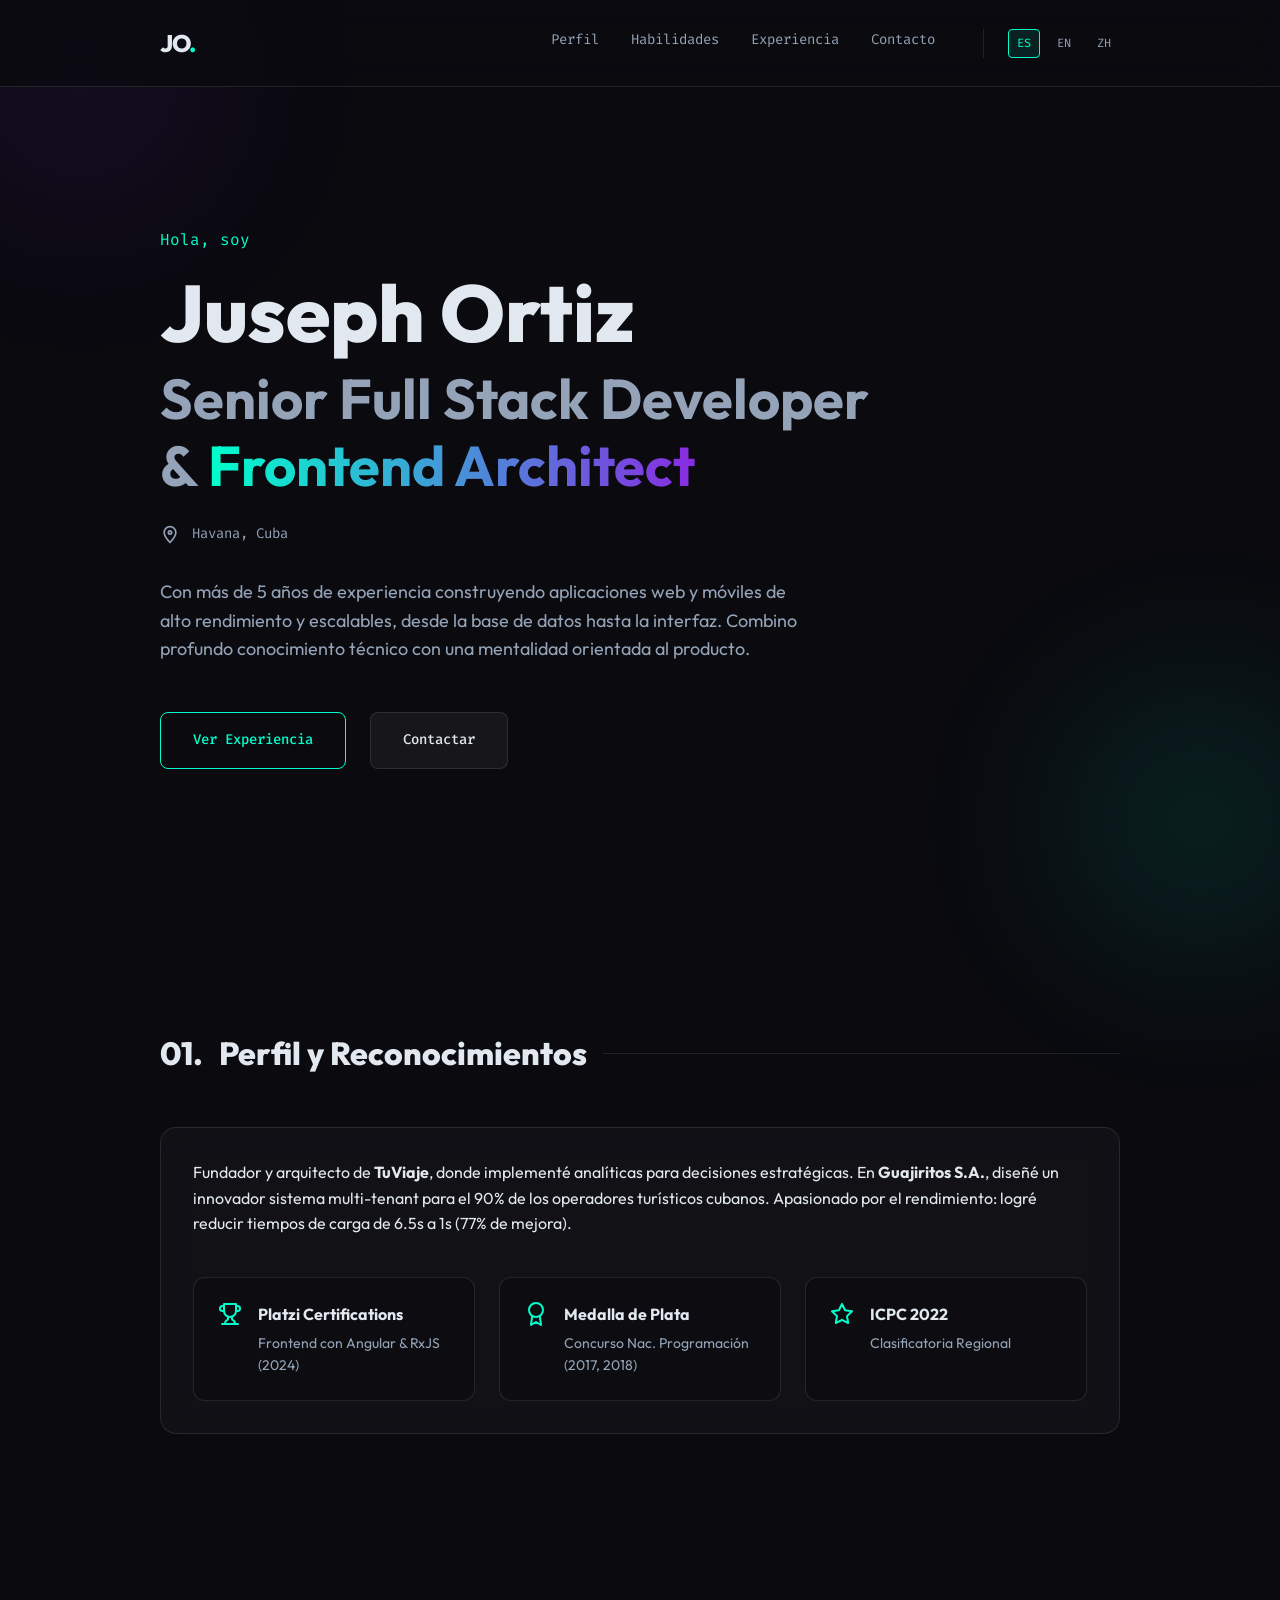
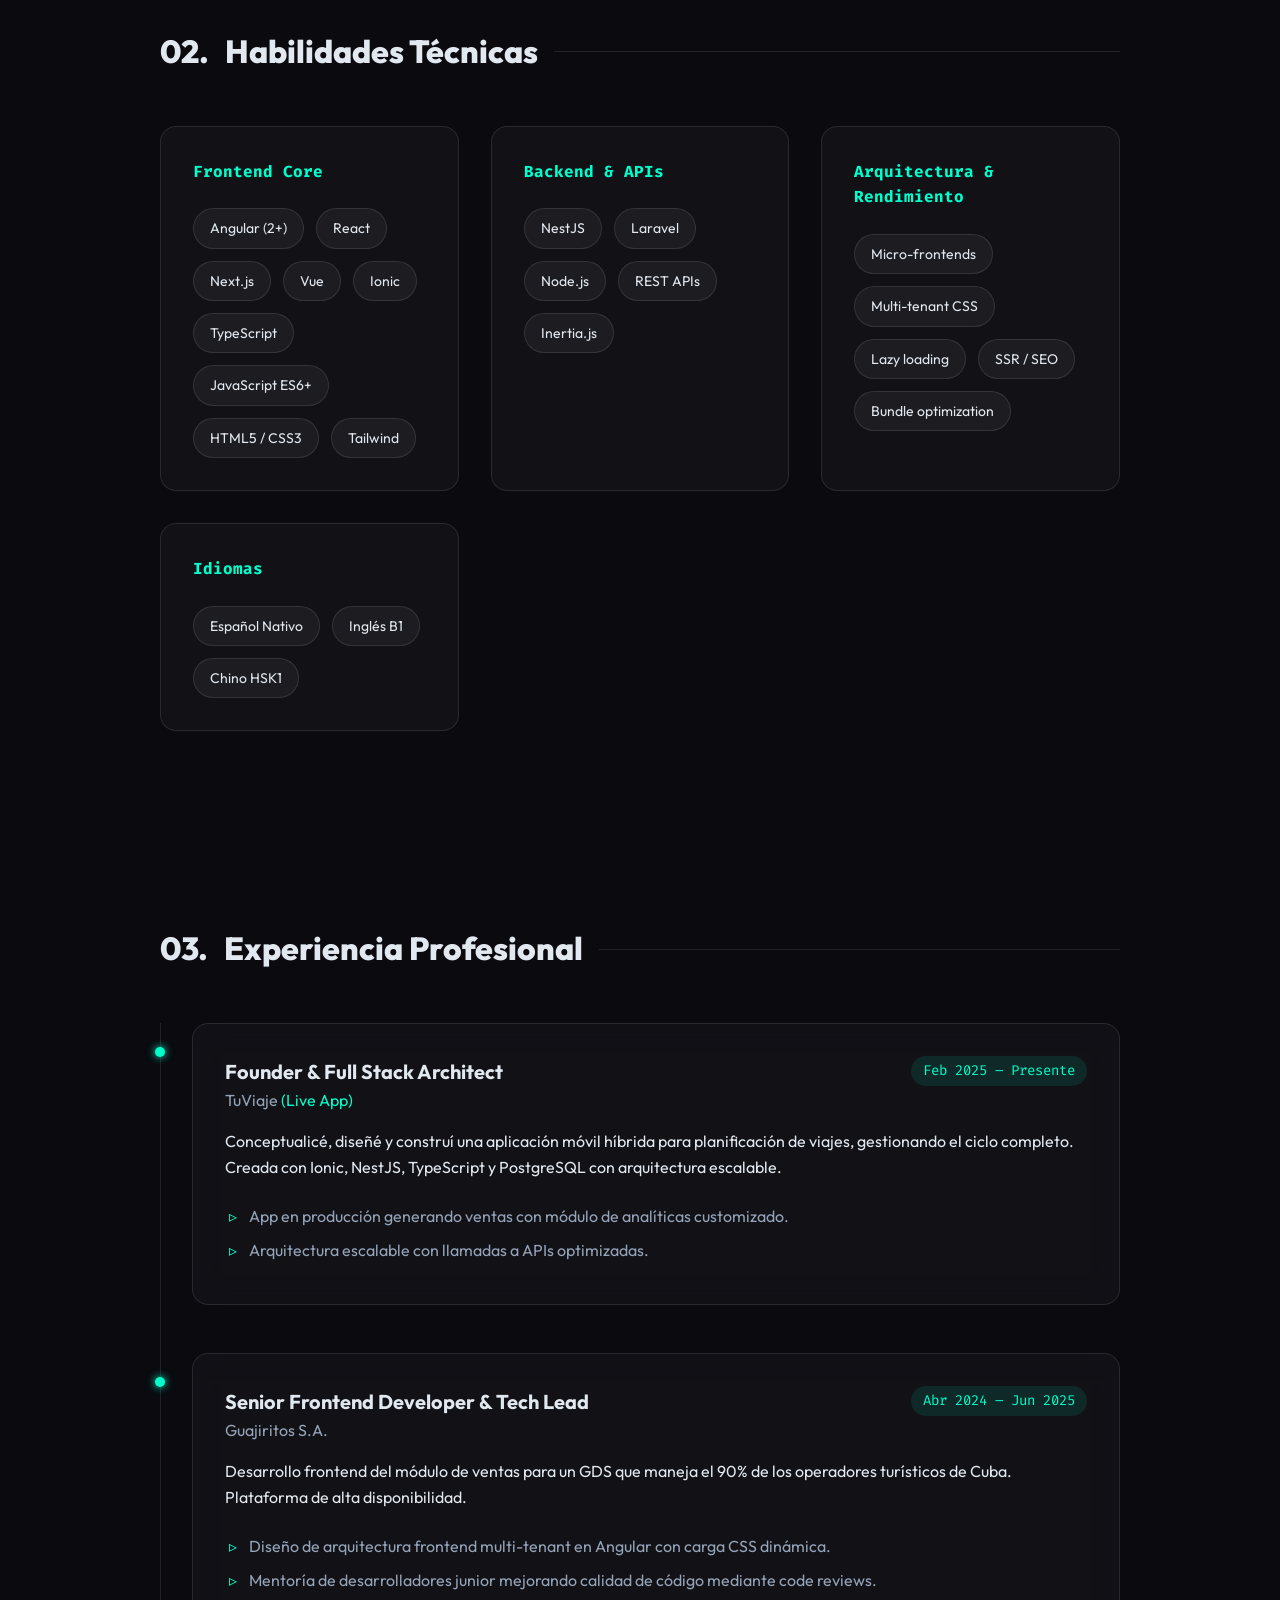
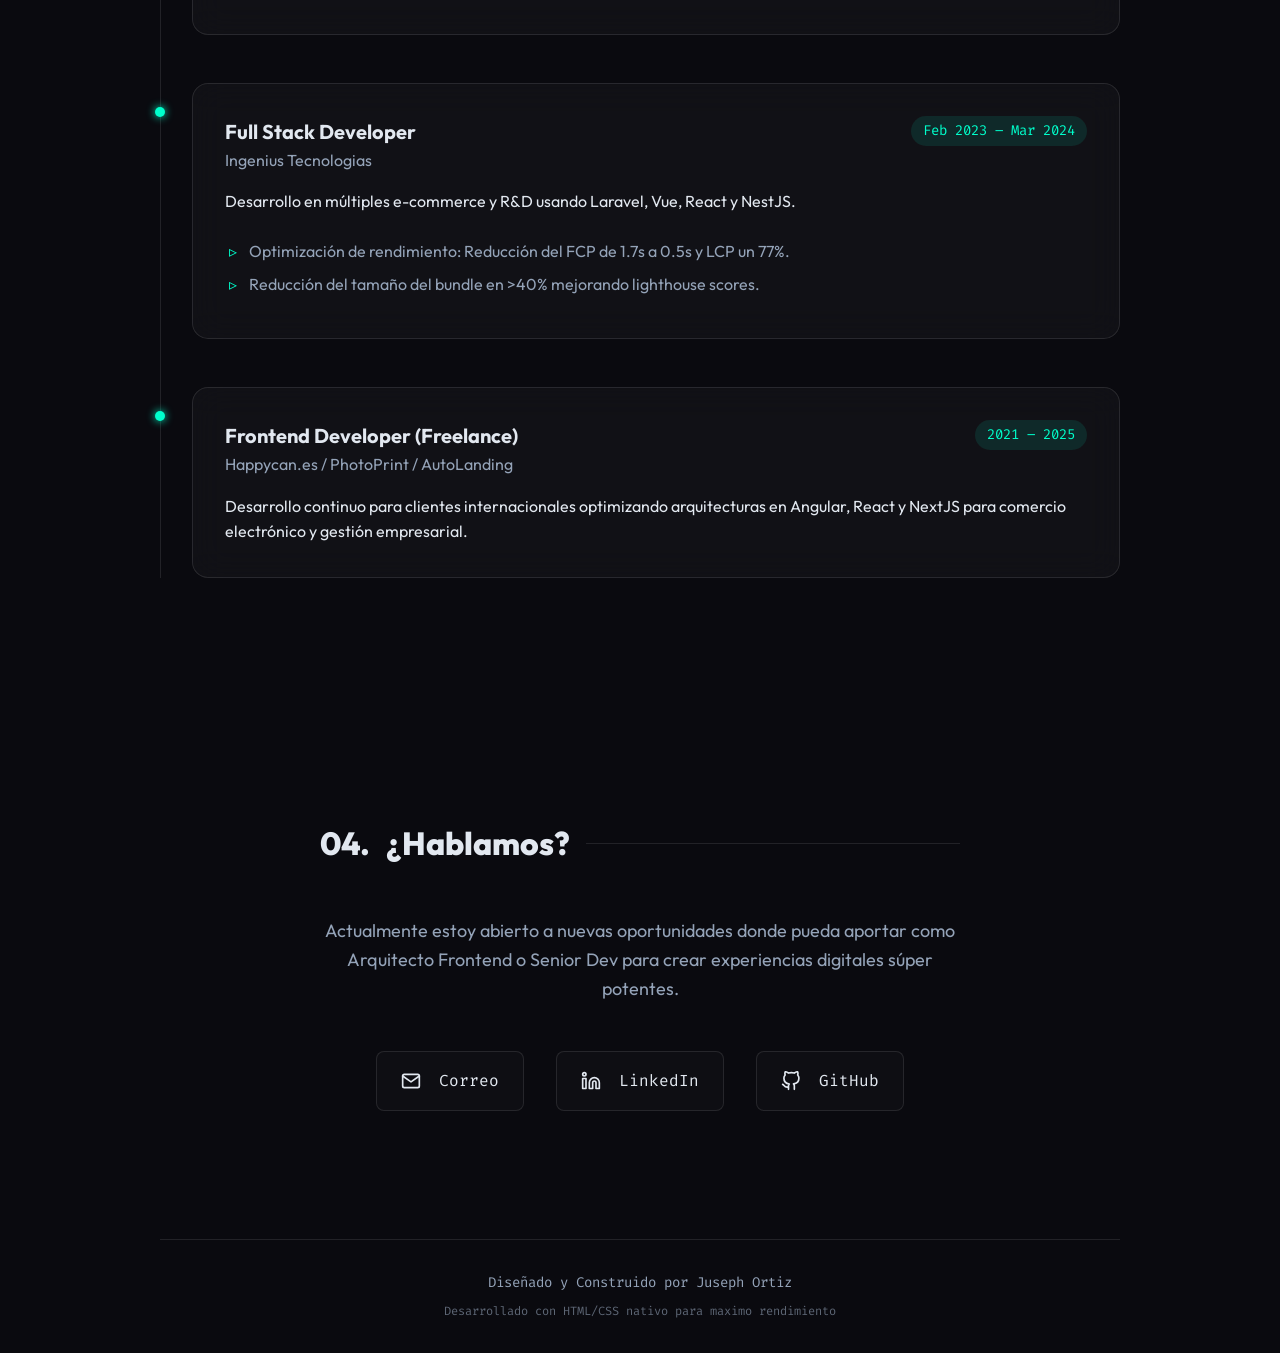
<file: index.html>
<!DOCTYPE html>
<html lang="es">
<head>
    <meta charset="UTF-8">
    <meta name="viewport" content="width=device-width, initial-scale=1.0, maximum-scale=5.0">
    <title>Juseph Ortiz | Senior Full Stack Developer & Frontend Architect</title>
    
    <!-- Meta Tags Básicas -->
    <meta name="description" content="Portfolio de Juseph Ortiz, Senior Full Stack Developer y Arquitecto Frontend con +5 años de experiencia. Especialista en Angular, Next.js, Ionic, y optimización web.">
    <meta name="keywords" content="Juseph Ortiz, Frontend Developer, Frontend Architect, Angular, React, Vue, Next.js, Ionic, Full Stack Developer, Cuba, Desarrollo Web, Rendimiento Web">
    <meta name="author" content="Juseph Ortiz">
    <meta name="robots" content="index, follow">
    <meta name="theme-color" content="#0a0a0f">
    <meta name="google-site-verification" content="JBWD1dOjs6TT34ddvC2dpeir8OZ2BnKeu9l2ejVBxiw" />

    <!-- Canonical URL & hreflang -->
    <link rel="canonical" href="https://yusei-0.github.io/">
    <link rel="alternate" hreflang="es" href="https://yusei-0.github.io/" />
    <link rel="alternate" hreflang="en" href="https://yusei-0.github.io/en.html" />
    <link rel="alternate" hreflang="zh" href="https://yusei-0.github.io/zh.html" />
    <link rel="alternate" hreflang="x-default" href="https://yusei-0.github.io/" />

    <!-- Open Graph / Meta de Redes Sociales -->
    <meta property="og:type" content="profile">
    <meta property="og:title" content="Juseph Ortiz - Senior Frontend Developer & Architect">
    <meta property="og:description" content="Especialista en desarrollo web de alto rendimiento. Conoce mis proyectos, habilidades de arquitectura multi-tenant y optimización SEO.">
    <meta property="og:url" content="https://yusei-0.github.io/">
    <!-- Nota: Puedes cambiar este 'og:image' por una imagen real tuya en el futuro para mayor impacto visual en links -->
    <meta property="og:image" content="https://yusei-0.github.io/meta-image.jpg">
    <meta property="og:site_name" content="Portfolio de Juseph Ortiz">
    
    <!-- Twitter Cards -->
    <meta name="twitter:card" content="summary_large_image">
    <meta name="twitter:title" content="Juseph Ortiz - Frontend Architect">
    <meta name="twitter:description" content="Portfolio de Juseph Ortiz: Angular, Ionic, Next.js, rendimiento web extremo.">
    <meta name="twitter:image" content="https://yusei-0.github.io/meta-image.jpg">

    <!-- Structured Data (JSON-LD) para Google -->
    <script type="application/ld+json">
    {
      "@context": "https://schema.org",
      "@type": "Person",
      "name": "Juseph Ortiz",
      "url": "https://yusei-0.github.io/",
      "jobTitle": "Senior Full Stack Developer & Frontend Architect",
      "address": {
        "@type": "PostalAddress",
        "addressLocality": "Havana",
        "addressCountry": "Cuba"
      },
      "alumniOf": "Universidad de La Habana",
      "sameAs": [
        "https://linkedin.com/in/jusephortiz",
        "https://github.com/jusephortiz"
      ]
    }
    </script>
    <script type="application/ld+json">
    {
      "@context": "https://schema.org",
      "@type": "WebSite",
      "name": "Juseph Ortiz Portfolio",
      "url": "https://yusei-0.github.io/"
    }
    </script>

    <!-- Recursos de Estilos -->
    <link rel="stylesheet" href="styles.css">
    <link rel="preconnect" href="https://fonts.googleapis.com">
    <link rel="preconnect" href="https://fonts.gstatic.com" crossorigin>
    <link href="https://fonts.googleapis.com/css2?family=Outfit:wght@300;400;600;800&family=Fira+Code:wght@400;500&display=swap" rel="stylesheet" media="print" onload="this.media='all'">
    <noscript><link rel="stylesheet" href="https://fonts.googleapis.com/css2?family=Outfit:wght@300;400;600;800&family=Fira+Code:wght@400;500&display=swap"></noscript>
</head>
<body>
    <div class="blob-bg"></div>
    <div class="blob-bg blob-2"></div>

    <nav class="navbar">
        <div class="nav-content">
            <a href="#" class="logo" aria-label="Juseph Ortiz Logo">JO<span>.</span></a>
            
            <input type="checkbox" id="nav-toggle" class="nav-toggle" aria-label="Abrir menú">
            <label for="nav-toggle" class="nav-toggle-label">
                <span></span>
                <span></span>
                <span></span>
            </label>

            <div class="nav-links">
                <a href="#about">Perfil</a>
                <a href="#skills">Habilidades</a>
                <a href="#experience">Experiencia</a>
                <a href="#contact">Contacto</a>
                <div class="lang-switcher">
                    <a href="index.html" class="active">ES</a>
                    <a href="en.html">EN</a>
                    <a href="zh.html">ZH</a>
                </div>
            </div>
        </div>
    </nav>

    <main class="container">
        <!-- Hero Section -->
        <section class="hero">
            <div class="hero-content">
                <p class="greeting">Hola, soy</p>
                <h1 class="name">Juseph Ortiz</h1>
                <h2 class="title">Senior Full Stack Developer <br>& <span class="gradient-text">Frontend Architect</span></h2>
                <div class="hero-details">
                    <span class="location">
                        <svg viewBox="0 0 24 24" fill="none" class="icon" aria-hidden="true" role="img"><path d="M12 21C16 16.8 19 12.8 19 9C19 5.13401 15.866 2 12 2C8.13401 2 5 5.13401 5 9C5 12.8 8 16.8 12 21Z" stroke="currentColor" stroke-width="2" stroke-linecap="round" stroke-linejoin="round"/><path d="M12 11C13.1046 11 14 10.1046 14 9C14 7.89543 13.1046 7 12 7C10.8954 7 10 7.89543 10 9C10 10.1046 10.8954 11 12 11Z" stroke="currentColor" stroke-width="2" stroke-linecap="round" stroke-linejoin="round"/></svg>
                        Havana, Cuba
                    </span>
                </div>
                <p class="summary">
                    Con más de 5 años de experiencia construyendo aplicaciones web y móviles de alto rendimiento y escalables, desde la base de datos hasta la interfaz. Combino profundo conocimiento técnico con una mentalidad orientada al producto.
                </p>
                <div class="cta-group">
                    <a href="#experience" class="btn btn-primary">Ver Experiencia</a>
                    <a href="mailto:jusephortiz@gmail.com" class="btn btn-secondary">Contactar</a>
                </div>
            </div>
        </section>

        <!-- About/Awards Section -->
        <section id="about" class="section">
            <h3 class="section-title">01. <span>Perfil y Reconocimientos</span></h3>
            <div class="card glass-card">
                <p>
                    Fundador y arquitecto de <strong>TuViaje</strong>, donde implementé analíticas para decisiones estratégicas. En <strong>Guajiritos S.A.</strong>, diseñé un innovador sistema multi-tenant para el 90% de los operadores turísticos cubanos. Apasionado por el rendimiento: logré reducir tiempos de carga de 6.5s a 1s (77% de mejora).
                </p>
                <div class="awards-grid">
                    <div class="award">
                        <svg viewBox="0 0 24 24" width="24" height="24" stroke="currentColor" stroke-width="2" fill="none" stroke-linecap="round" stroke-linejoin="round" class="award-icon"><path d="M6 9H4.5a2.5 2.5 0 0 1 0-5H6"></path><path d="M18 9h1.5a2.5 2.5 0 0 0 0-5H18"></path><path d="M4 22h16"></path><path d="M10 14.66V17c0 .55-.47.98-.97 1.21C7.85 18.75 7 20.24 7 22"></path><path d="M14 14.66V17c0 .55.47.98.97 1.21C16.15 18.75 17 20.24 17 22"></path><path d="M18 2H6v7a6 6 0 0 0 12 0V2z"></path></svg>
                        <div>
                            <h4>Platzi Certifications</h4>
                            <p>Frontend con Angular & RxJS (2024)</p>
                        </div>
                    </div>
                    <div class="award">
                        <svg viewBox="0 0 24 24" width="24" height="24" stroke="currentColor" stroke-width="2" fill="none" stroke-linecap="round" stroke-linejoin="round" class="award-icon"><circle cx="12" cy="8" r="7"></circle><polyline points="8.21 13.89 7 23 12 20 17 23 15.79 13.88"></polyline></svg>
                        <div>
                            <h4>Medalla de Plata</h4>
                            <p>Concurso Nac. Programación (2017, 2018)</p>
                        </div>
                    </div>
                    <div class="award">
                        <svg viewBox="0 0 24 24" width="24" height="24" stroke="currentColor" stroke-width="2" fill="none" stroke-linecap="round" stroke-linejoin="round" class="award-icon"><polygon points="12 2 15.09 8.26 22 9.27 17 14.14 18.18 21.02 12 17.77 5.82 21.02 7 14.14 2 9.27 8.91 8.26 12 2"></polygon></svg>
                        <div>
                            <h4>ICPC 2022</h4>
                            <p>Clasificatoria Regional</p>
                        </div>
                    </div>
                </div>
            </div>
        </section>

        <!-- Skills Section -->
        <section id="skills" class="section">
            <h3 class="section-title">02. <span>Habilidades Técnicas</span></h3>
            
            <div class="skills-container">
                <div class="skill-category">
                    <h4 class="category-title">Frontend Core</h4>
                    <div class="tags">
                        <span class="tag">Angular (2+)</span>
                        <span class="tag">React</span>
                        <span class="tag">Next.js</span>
                        <span class="tag">Vue</span>
                        <span class="tag">Ionic</span>
                        <span class="tag">TypeScript</span>
                        <span class="tag">JavaScript ES6+</span>
                        <span class="tag">HTML5 / CSS3</span>
                        <span class="tag">Tailwind</span>
                    </div>
                </div>

                <div class="skill-category">
                    <h4 class="category-title">Backend & APIs</h4>
                    <div class="tags">
                        <span class="tag">NestJS</span>
                        <span class="tag">Laravel</span>
                        <span class="tag">Node.js</span>
                        <span class="tag">REST APIs</span>
                        <span class="tag">Inertia.js</span>
                    </div>
                </div>

                <div class="skill-category">
                    <h4 class="category-title">Arquitectura & Rendimiento</h4>
                    <div class="tags">
                        <span class="tag">Micro-frontends</span>
                        <span class="tag">Multi-tenant CSS</span>
                        <span class="tag">Lazy loading</span>
                        <span class="tag">SSR / SEO</span>
                        <span class="tag">Bundle optimization</span>
                    </div>
                </div>

                <div class="skill-category">
                    <h4 class="category-title">Idiomas</h4>
                    <div class="tags">
                        <span class="tag">Español Nativo</span>
                        <span class="tag">Inglés B1</span>
                        <span class="tag">Chino HSK1</span>
                    </div>
                </div>
            </div>
        </section>

        <!-- Experience Section -->
        <section id="experience" class="section">
            <h3 class="section-title">03. <span>Experiencia Profesional</span></h3>
            <div class="timeline">
                
                <div class="timeline-item">
                    <div class="timeline-dot"></div>
                    <div class="timeline-content glass-card hover-glow">
                        <div class="timeline-header">
                            <div>
                                <h4>Founder & Full Stack Architect</h4>
                                <h5>TuViaje <span class="highlight">(Live App)</span></h5>
                            </div>
                            <span class="date">Feb 2025 – Presente</span>
                        </div>
                        <p>Conceptualicé, diseñé y construí una aplicación móvil híbrida para planificación de viajes, gestionando el ciclo completo. Creada con Ionic, NestJS, TypeScript y PostgreSQL con arquitectura escalable.</p>
                        <ul class="features-list">
                            <li>App en producción generando ventas con módulo de analíticas customizado.</li>
                            <li>Arquitectura escalable con llamadas a APIs optimizadas.</li>
                        </ul>
                    </div>
                </div>

                <div class="timeline-item">
                    <div class="timeline-dot"></div>
                    <div class="timeline-content glass-card hover-glow">
                        <div class="timeline-header">
                            <div>
                                <h4>Senior Frontend Developer & Tech Lead</h4>
                                <h5>Guajiritos S.A.</h5>
                            </div>
                            <span class="date">Abr 2024 – Jun 2025</span>
                        </div>
                        <p>Desarrollo frontend del módulo de ventas para un GDS que maneja el 90% de los operadores turísticos de Cuba. Plataforma de alta disponibilidad.</p>
                        <ul class="features-list">
                            <li>Diseño de arquitectura frontend multi-tenant en Angular con carga CSS dinámica.</li>
                            <li>Mentoría de desarrolladores junior mejorando calidad de código mediante code reviews.</li>
                        </ul>
                    </div>
                </div>

                <div class="timeline-item">
                    <div class="timeline-dot"></div>
                    <div class="timeline-content glass-card hover-glow">
                        <div class="timeline-header">
                            <div>
                                <h4>Full Stack Developer</h4>
                                <h5>Ingenius Tecnologias</h5>
                            </div>
                            <span class="date">Feb 2023 – Mar 2024</span>
                        </div>
                        <p>Desarrollo en múltiples e-commerce y R&D usando Laravel, Vue, React y NestJS.</p>
                        <ul class="features-list">
                            <li>Optimización de rendimiento: Reducción del FCP de 1.7s a 0.5s y LCP un 77%.</li>
                            <li>Reducción del tamaño del bundle en >40% mejorando lighthouse scores.</li>
                        </ul>
                    </div>
                </div>

                <div class="timeline-item">
                    <div class="timeline-dot"></div>
                    <div class="timeline-content glass-card hover-glow">
                        <div class="timeline-header">
                            <div>
                                <h4>Frontend Developer (Freelance)</h4>
                                <h5>Happycan.es / PhotoPrint / AutoLanding</h5>
                            </div>
                            <span class="date">2021 – 2025</span>
                        </div>
                        <p>Desarrollo continuo para clientes internacionales optimizando arquitecturas en Angular, React y NextJS para comercio electrónico y gestión empresarial.</p>
                    </div>
                </div>

            </div>
        </section>

        <!-- Footer / Contact -->
        <section id="contact" class="section contact-section">
            <h3 class="section-title">04. <span>¿Hablamos?</span></h3>
            <p class="contact-text">Actualmente estoy abierto a nuevas oportunidades donde pueda aportar como Arquitecto Frontend o Senior Dev para crear experiencias digitales súper potentes.</p>
            <div class="social-links">
                <a href="mailto:jusephortiz@gmail.com" class="social-icon" aria-label="Enviar correo a Juseph Ortiz">
                    <svg viewBox="0 0 24 24" width="20" height="20" stroke="currentColor" stroke-width="2" fill="none" stroke-linecap="round" stroke-linejoin="round" class="social-svg"><path d="M4 4h16c1.1 0 2 .9 2 2v12c0 1.1-.9 2-2 2H4c-1.1 0-2-.9-2-2V6c0-1.1.9-2 2-2z"></path><polyline points="22,6 12,13 2,6"></polyline></svg> Correo
                </a>
                <a href="https://linkedin.com/in/jusephortiz" target="_blank" rel="noopener noreferrer" class="social-icon" aria-label="Perfil de LinkedIn de Juseph Ortiz">
                    <svg viewBox="0 0 24 24" width="20" height="20" stroke="currentColor" stroke-width="2" fill="none" stroke-linecap="round" stroke-linejoin="round" class="social-svg"><path d="M16 8a6 6 0 0 1 6 6v7h-4v-7a2 2 0 0 0-2-2 2 2 0 0 0-2 2v7h-4v-7a6 6 0 0 1 6-6z"></path><rect x="2" y="9" width="4" height="12"></rect><circle cx="4" cy="4" r="2"></circle></svg> LinkedIn
                </a>
                <a href="https://github.com/jusephortiz" target="_blank" rel="noopener noreferrer" class="social-icon" aria-label="Perfil de GitHub de Juseph Ortiz">
                    <svg viewBox="0 0 24 24" width="20" height="20" stroke="currentColor" stroke-width="2" fill="none" stroke-linecap="round" stroke-linejoin="round" class="social-svg"><path d="M9 19c-5 1.5-5-2.5-7-3m14 6v-3.87a3.37 3.37 0 0 0-.94-2.61c3.14-.35 6.44-1.54 6.44-7A5.44 5.44 0 0 0 20 4.77 5.07 5.07 0 0 0 19.91 1S18.73.65 16 2.48a13.38 13.38 0 0 0-7 0C6.27.65 5.09 1 5.09 1A5.07 5.07 0 0 0 5 4.77a5.44 5.44 0 0 0-1.5 3.78c0 5.42 3.3 6.61 6.44 7A3.37 3.37 0 0 0 9 18.13V22"></path></svg> GitHub
                </a>
            </div>
        </section>
        
        <footer class="footer">
            <p>Diseñado y Construido por Juseph Ortiz</p>
            <p class="footer-note">Desarrollado con HTML/CSS nativo para maximo rendimiento</p>
        </footer>
    </main>
</body>
</html>
</file>
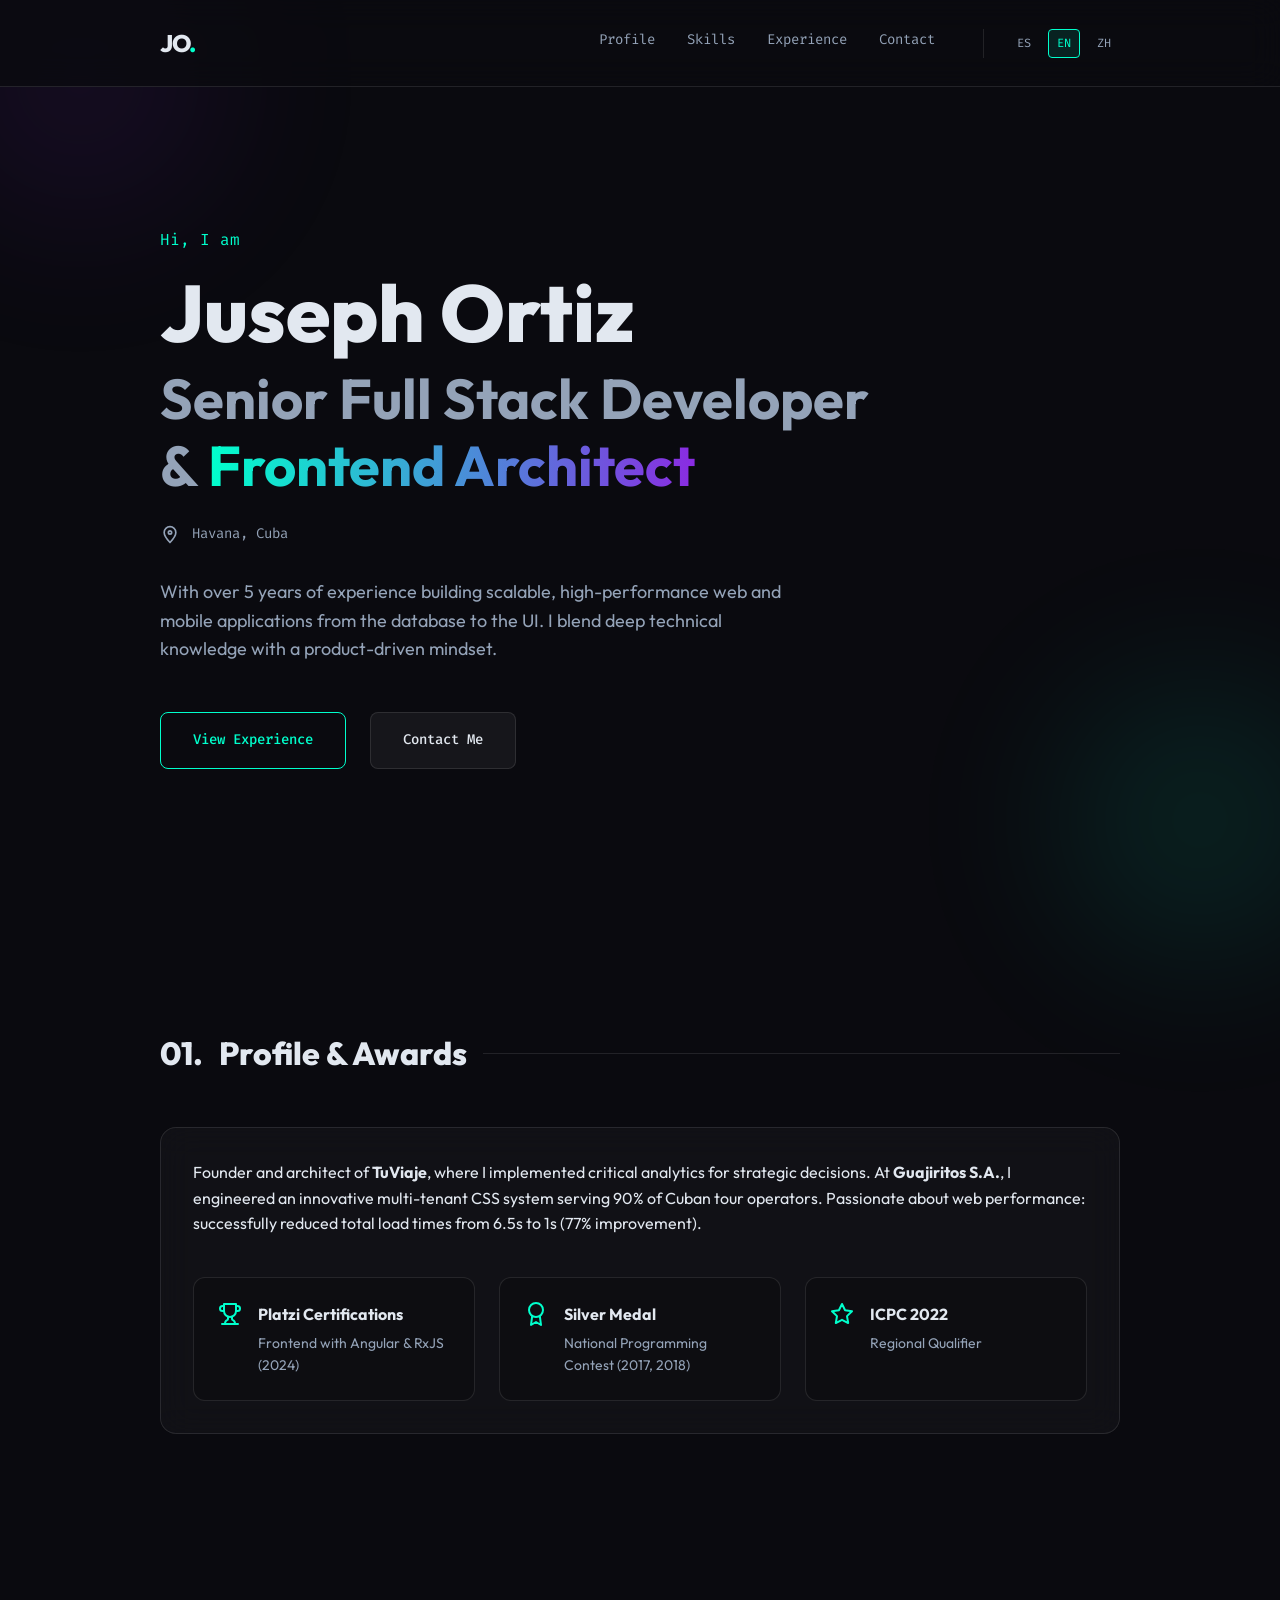
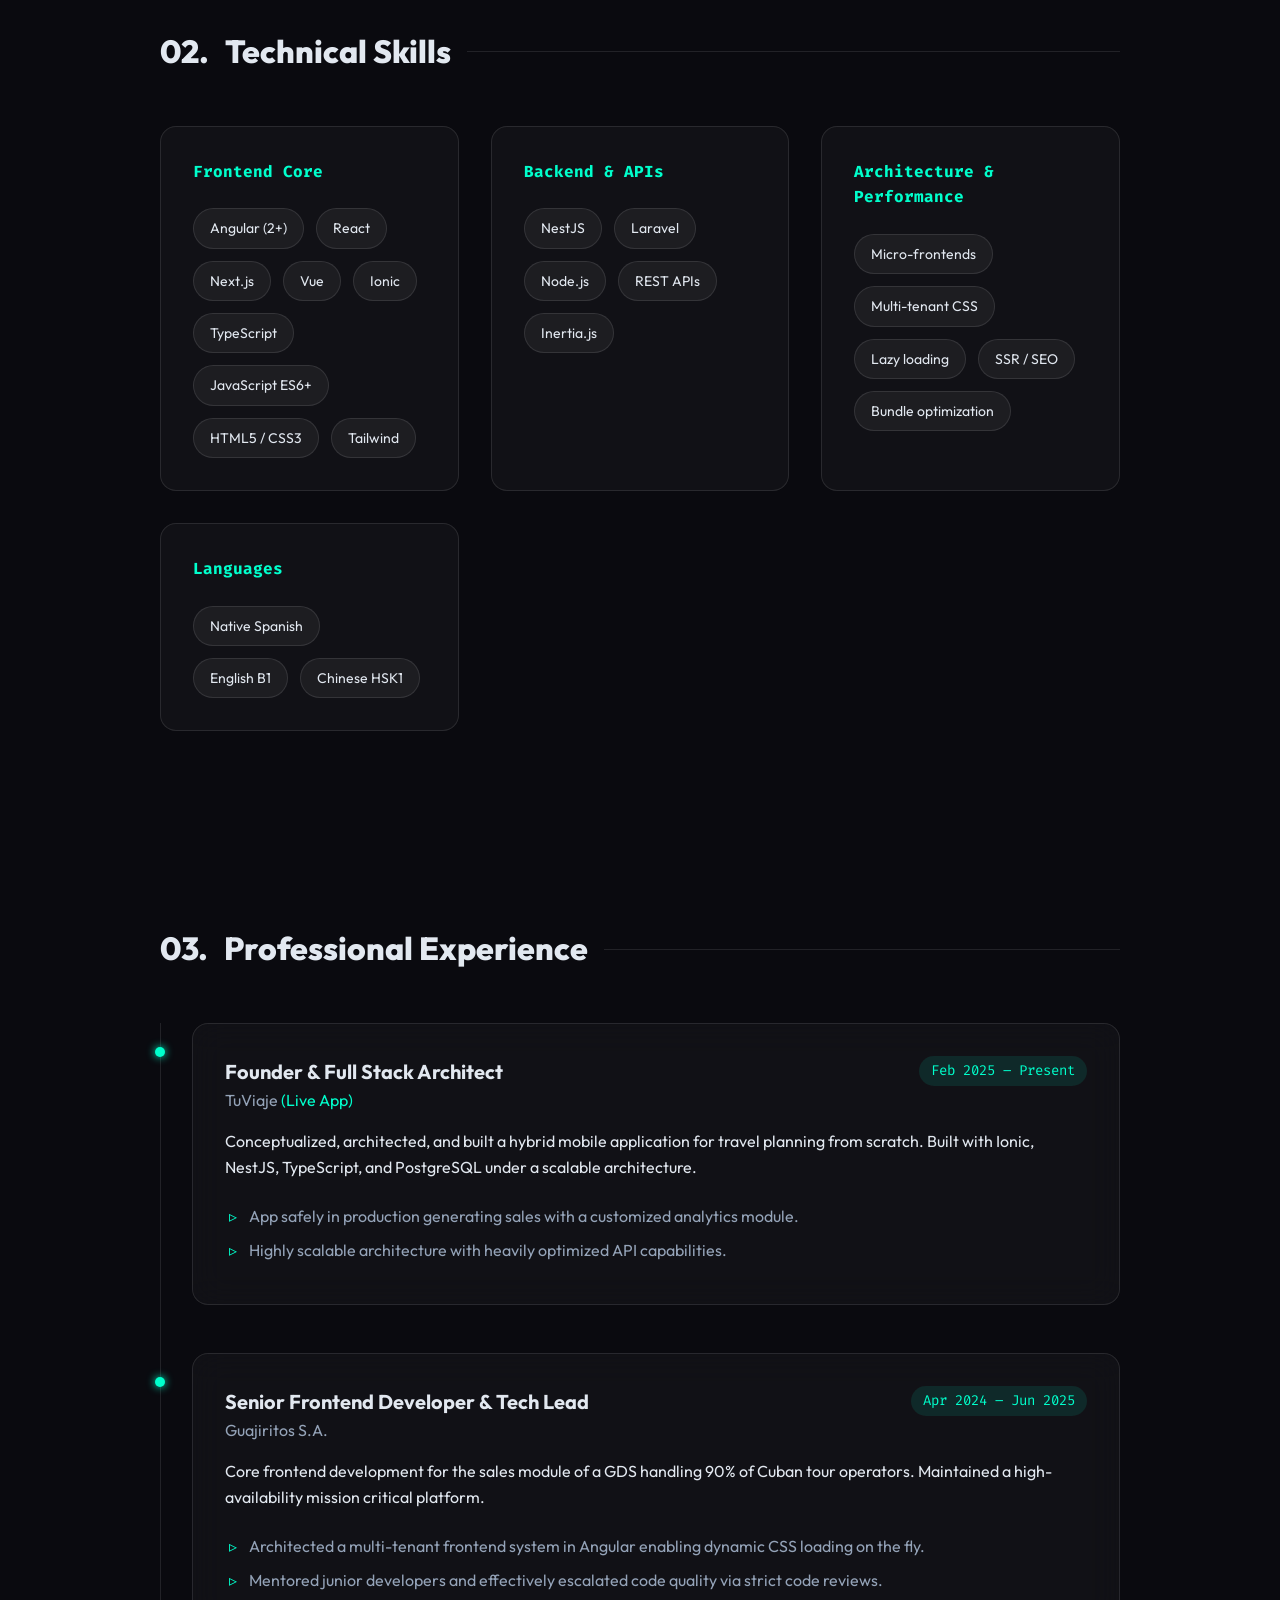
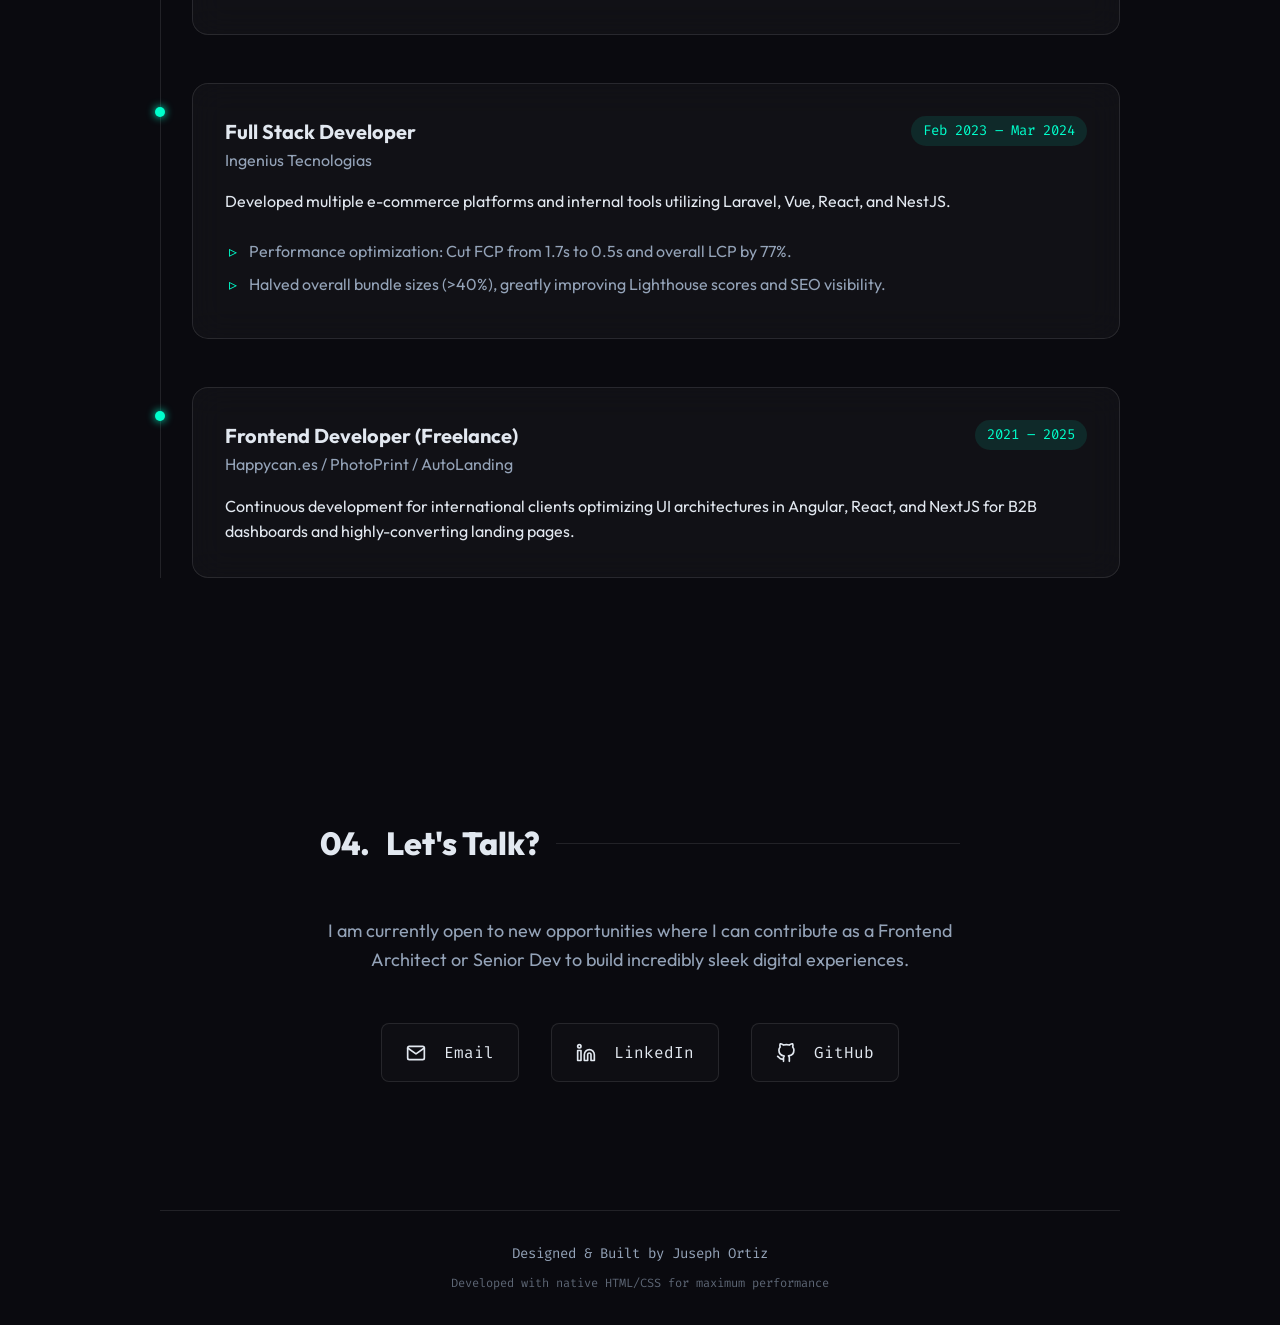
<file: en.html>
<!DOCTYPE html>
<html lang="en">
<head>
    <meta charset="UTF-8">
    <meta name="viewport" content="width=device-width, initial-scale=1.0, maximum-scale=5.0">
    <title>Juseph Ortiz | Senior Full Stack Developer & Frontend Architect</title>
    
    <!-- Basic Meta Tags -->
    <meta name="description" content="Portfolio of Juseph Ortiz, Senior Full Stack Developer and Frontend Architect. Specialist in Angular, Next.js, Ionic, and web performance optimization.">
    <meta name="keywords" content="Juseph Ortiz, Frontend Developer, Frontend Architect, Angular, React, Vue, Next.js, Ionic, Full Stack Developer, Cuba, Web Development, Web Performance">
    <meta name="author" content="Juseph Ortiz">
    <meta name="robots" content="index, follow">
    <meta name="theme-color" content="#0a0a0f">
    <meta name="google-site-verification" content="JBWD1dOjs6TT34ddvC2dpeir8OZ2BnKeu9l2ejVBxiw" />

    <!-- Canonical URL & hreflang -->
    <link rel="canonical" href="https://yusei-0.github.io/en.html">
    <link rel="alternate" hreflang="es" href="https://yusei-0.github.io/" />
    <link rel="alternate" hreflang="en" href="https://yusei-0.github.io/en.html" />
    <link rel="alternate" hreflang="zh" href="https://yusei-0.github.io/zh.html" />
    <link rel="alternate" hreflang="x-default" href="https://yusei-0.github.io/" />

    <!-- Open Graph -->
    <meta property="og:type" content="profile">
    <meta property="og:title" content="Juseph Ortiz - Senior Frontend Developer & Architect">
    <meta property="og:description" content="High-performance web development specialist. Discover my projects, multi-tenant architectures, and SEO optimization skills.">
    <meta property="og:url" content="https://yusei-0.github.io/en.html">
    <meta property="og:image" content="https://yusei-0.github.io/meta-image.jpg">
    <meta property="og:site_name" content="Juseph Ortiz Portfolio">
    
    <!-- Twitter Cards -->
    <meta name="twitter:card" content="summary_large_image">
    <meta name="twitter:title" content="Juseph Ortiz - Frontend Architect">
    <meta name="twitter:description" content="Portfolio of Juseph Ortiz: Angular, Ionic, Next.js, extreme web performance.">
    <meta name="twitter:image" content="https://yusei-0.github.io/meta-image.jpg">

    <!-- Structured Data -->
    <script type="application/ld+json">
    {
      "@context": "https://schema.org",
      "@type": "Person",
      "name": "Juseph Ortiz",
      "url": "https://yusei-0.github.io/en.html",
      "jobTitle": "Senior Full Stack Developer & Frontend Architect",
      "address": {
        "@type": "PostalAddress",
        "addressLocality": "Havana",
        "addressCountry": "Cuba"
      },
      "alumniOf": "Universidad de La Habana",
      "sameAs": [
        "https://linkedin.com/in/jusephortiz",
        "https://github.com/jusephortiz"
      ]
    }
    </script>
    <script type="application/ld+json">
    {
      "@context": "https://schema.org",
      "@type": "WebSite",
      "name": "Juseph Ortiz Portfolio",
      "url": "https://yusei-0.github.io/en.html"
    }
    </script>

    <!-- Styles -->
    <link rel="stylesheet" href="styles.css">
    <link rel="preconnect" href="https://fonts.googleapis.com">
    <link rel="preconnect" href="https://fonts.gstatic.com" crossorigin>
    <link href="https://fonts.googleapis.com/css2?family=Outfit:wght@300;400;600;800&family=Fira+Code:wght@400;500&display=swap" rel="stylesheet" media="print" onload="this.media='all'">
    <noscript><link rel="stylesheet" href="https://fonts.googleapis.com/css2?family=Outfit:wght@300;400;600;800&family=Fira+Code:wght@400;500&display=swap"></noscript>
</head>
<body>
    <div class="blob-bg"></div>
    <div class="blob-bg blob-2"></div>

    <nav class="navbar">
        <div class="nav-content">
            <a href="#" class="logo" aria-label="Juseph Ortiz Logo">JO<span>.</span></a>
            
            <input type="checkbox" id="nav-toggle" class="nav-toggle" aria-label="Open menu">
            <label for="nav-toggle" class="nav-toggle-label">
                <span></span>
                <span></span>
                <span></span>
            </label>

            <div class="nav-links">
                <a href="#about">Profile</a>
                <a href="#skills">Skills</a>
                <a href="#experience">Experience</a>
                <a href="#contact">Contact</a>
                <div class="lang-switcher">
                    <a href="index.html">ES</a>
                    <a href="en.html" class="active">EN</a>
                    <a href="zh.html">ZH</a>
                </div>
            </div>
        </div>
    </nav>

    <main class="container">
        <!-- Hero Section -->
        <section class="hero">
            <div class="hero-content">
                <p class="greeting">Hi, I am</p>
                <h1 class="name">Juseph Ortiz</h1>
                <h2 class="title">Senior Full Stack Developer <br>& <span class="gradient-text">Frontend Architect</span></h2>
                <div class="hero-details">
                    <span class="location">
                        <svg viewBox="0 0 24 24" fill="none" class="icon" aria-hidden="true" role="img"><path d="M12 21C16 16.8 19 12.8 19 9C19 5.13401 15.866 2 12 2C8.13401 2 5 5.13401 5 9C5 12.8 8 16.8 12 21Z" stroke="currentColor" stroke-width="2" stroke-linecap="round" stroke-linejoin="round"/><path d="M12 11C13.1046 11 14 10.1046 14 9C14 7.89543 13.1046 7 12 7C10.8954 7 10 7.89543 10 9C10 10.1046 10.8954 11 12 11Z" stroke="currentColor" stroke-width="2" stroke-linecap="round" stroke-linejoin="round"/></svg>
                        Havana, Cuba
                    </span>
                </div>
                <p class="summary">
                    With over 5 years of experience building scalable, high-performance web and mobile applications from the database to the UI. I blend deep technical knowledge with a product-driven mindset.
                </p>
                <div class="cta-group">
                    <a href="#experience" class="btn btn-primary">View Experience</a>
                    <a href="mailto:jusephortiz@gmail.com" class="btn btn-secondary">Contact Me</a>
                </div>
            </div>
        </section>

        <!-- About/Awards Section -->
        <section id="about" class="section">
            <h3 class="section-title">01. <span>Profile & Awards</span></h3>
            <div class="card glass-card">
                <p>
                    Founder and architect of <strong>TuViaje</strong>, where I implemented critical analytics for strategic decisions. At <strong>Guajiritos S.A.</strong>, I engineered an innovative multi-tenant CSS system serving 90% of Cuban tour operators. Passionate about web performance: successfully reduced total load times from 6.5s to 1s (77% improvement).
                </p>
                <div class="awards-grid">
                    <div class="award">
                        <svg viewBox="0 0 24 24" width="24" height="24" stroke="currentColor" stroke-width="2" fill="none" stroke-linecap="round" stroke-linejoin="round" class="award-icon"><path d="M6 9H4.5a2.5 2.5 0 0 1 0-5H6"></path><path d="M18 9h1.5a2.5 2.5 0 0 0 0-5H18"></path><path d="M4 22h16"></path><path d="M10 14.66V17c0 .55-.47.98-.97 1.21C7.85 18.75 7 20.24 7 22"></path><path d="M14 14.66V17c0 .55.47.98.97 1.21C16.15 18.75 17 20.24 17 22"></path><path d="M18 2H6v7a6 6 0 0 0 12 0V2z"></path></svg>
                        <div>
                            <h4>Platzi Certifications</h4>
                            <p>Frontend with Angular & RxJS (2024)</p>
                        </div>
                    </div>
                    <div class="award">
                        <svg viewBox="0 0 24 24" width="24" height="24" stroke="currentColor" stroke-width="2" fill="none" stroke-linecap="round" stroke-linejoin="round" class="award-icon"><circle cx="12" cy="8" r="7"></circle><polyline points="8.21 13.89 7 23 12 20 17 23 15.79 13.88"></polyline></svg>
                        <div>
                            <h4>Silver Medal</h4>
                            <p>National Programming Contest (2017, 2018)</p>
                        </div>
                    </div>
                    <div class="award">
                        <svg viewBox="0 0 24 24" width="24" height="24" stroke="currentColor" stroke-width="2" fill="none" stroke-linecap="round" stroke-linejoin="round" class="award-icon"><polygon points="12 2 15.09 8.26 22 9.27 17 14.14 18.18 21.02 12 17.77 5.82 21.02 7 14.14 2 9.27 8.91 8.26 12 2"></polygon></svg>
                        <div>
                            <h4>ICPC 2022</h4>
                            <p>Regional Qualifier</p>
                        </div>
                    </div>
                </div>
            </div>
        </section>

        <!-- Skills Section -->
        <section id="skills" class="section">
            <h3 class="section-title">02. <span>Technical Skills</span></h3>
            
            <div class="skills-container">
                <div class="skill-category">
                    <h4 class="category-title">Frontend Core</h4>
                    <div class="tags">
                        <span class="tag">Angular (2+)</span>
                        <span class="tag">React</span>
                        <span class="tag">Next.js</span>
                        <span class="tag">Vue</span>
                        <span class="tag">Ionic</span>
                        <span class="tag">TypeScript</span>
                        <span class="tag">JavaScript ES6+</span>
                        <span class="tag">HTML5 / CSS3</span>
                        <span class="tag">Tailwind</span>
                    </div>
                </div>

                <div class="skill-category">
                    <h4 class="category-title">Backend & APIs</h4>
                    <div class="tags">
                        <span class="tag">NestJS</span>
                        <span class="tag">Laravel</span>
                        <span class="tag">Node.js</span>
                        <span class="tag">REST APIs</span>
                        <span class="tag">Inertia.js</span>
                    </div>
                </div>

                <div class="skill-category">
                    <h4 class="category-title">Architecture & Performance</h4>
                    <div class="tags">
                        <span class="tag">Micro-frontends</span>
                        <span class="tag">Multi-tenant CSS</span>
                        <span class="tag">Lazy loading</span>
                        <span class="tag">SSR / SEO</span>
                        <span class="tag">Bundle optimization</span>
                    </div>
                </div>

                <div class="skill-category">
                    <h4 class="category-title">Languages</h4>
                    <div class="tags">
                        <span class="tag">Native Spanish</span>
                        <span class="tag">English B1</span>
                        <span class="tag">Chinese HSK1</span>
                    </div>
                </div>
            </div>
        </section>

        <!-- Experience Section -->
        <section id="experience" class="section">
            <h3 class="section-title">03. <span>Professional Experience</span></h3>
            <div class="timeline">
                
                <div class="timeline-item">
                    <div class="timeline-dot"></div>
                    <div class="timeline-content glass-card hover-glow">
                        <div class="timeline-header">
                            <div>
                                <h4>Founder & Full Stack Architect</h4>
                                <h5>TuViaje <span class="highlight">(Live App)</span></h5>
                            </div>
                            <span class="date">Feb 2025 – Present</span>
                        </div>
                        <p>Conceptualized, architected, and built a hybrid mobile application for travel planning from scratch. Built with Ionic, NestJS, TypeScript, and PostgreSQL under a scalable architecture.</p>
                        <ul class="features-list">
                            <li>App safely in production generating sales with a customized analytics module.</li>
                            <li>Highly scalable architecture with heavily optimized API capabilities.</li>
                        </ul>
                    </div>
                </div>

                <div class="timeline-item">
                    <div class="timeline-dot"></div>
                    <div class="timeline-content glass-card hover-glow">
                        <div class="timeline-header">
                            <div>
                                <h4>Senior Frontend Developer & Tech Lead</h4>
                                <h5>Guajiritos S.A.</h5>
                            </div>
                            <span class="date">Apr 2024 – Jun 2025</span>
                        </div>
                        <p>Core frontend development for the sales module of a GDS handling 90% of Cuban tour operators. Maintained a high-availability mission critical platform.</p>
                        <ul class="features-list">
                            <li>Architected a multi-tenant frontend system in Angular enabling dynamic CSS loading on the fly.</li>
                            <li>Mentored junior developers and effectively escalated code quality via strict code reviews.</li>
                        </ul>
                    </div>
                </div>

                <div class="timeline-item">
                    <div class="timeline-dot"></div>
                    <div class="timeline-content glass-card hover-glow">
                        <div class="timeline-header">
                            <div>
                                <h4>Full Stack Developer</h4>
                                <h5>Ingenius Tecnologias</h5>
                            </div>
                            <span class="date">Feb 2023 – Mar 2024</span>
                        </div>
                        <p>Developed multiple e-commerce platforms and internal tools utilizing Laravel, Vue, React, and NestJS.</p>
                        <ul class="features-list">
                            <li>Performance optimization: Cut FCP from 1.7s to 0.5s and overall LCP by 77%.</li>
                            <li>Halved overall bundle sizes (>40%), greatly improving Lighthouse scores and SEO visibility.</li>
                        </ul>
                    </div>
                </div>

                <div class="timeline-item">
                    <div class="timeline-dot"></div>
                    <div class="timeline-content glass-card hover-glow">
                        <div class="timeline-header">
                            <div>
                                <h4>Frontend Developer (Freelance)</h4>
                                <h5>Happycan.es / PhotoPrint / AutoLanding</h5>
                            </div>
                            <span class="date">2021 – 2025</span>
                        </div>
                        <p>Continuous development for international clients optimizing UI architectures in Angular, React, and NextJS for B2B dashboards and highly-converting landing pages.</p>
                    </div>
                </div>

            </div>
        </section>

        <!-- Footer / Contact -->
        <section id="contact" class="section contact-section">
            <h3 class="section-title">04. <span>Let's Talk?</span></h3>
            <p class="contact-text">I am currently open to new opportunities where I can contribute as a Frontend Architect or Senior Dev to build incredibly sleek digital experiences.</p>
            <div class="social-links">
                <a href="mailto:jusephortiz@gmail.com" class="social-icon" aria-label="Send email to Juseph Ortiz">
                    <svg viewBox="0 0 24 24" width="20" height="20" stroke="currentColor" stroke-width="2" fill="none" stroke-linecap="round" stroke-linejoin="round" class="social-svg"><path d="M4 4h16c1.1 0 2 .9 2 2v12c0 1.1-.9 2-2 2H4c-1.1 0-2-.9-2-2V6c0-1.1.9-2 2-2z"></path><polyline points="22,6 12,13 2,6"></polyline></svg> Email
                </a>
                <a href="https://linkedin.com/in/jusephortiz" target="_blank" rel="noopener noreferrer" class="social-icon" aria-label="LinkedIn profile">
                    <svg viewBox="0 0 24 24" width="20" height="20" stroke="currentColor" stroke-width="2" fill="none" stroke-linecap="round" stroke-linejoin="round" class="social-svg"><path d="M16 8a6 6 0 0 1 6 6v7h-4v-7a2 2 0 0 0-2-2 2 2 0 0 0-2 2v7h-4v-7a6 6 0 0 1 6-6z"></path><rect x="2" y="9" width="4" height="12"></rect><circle cx="4" cy="4" r="2"></circle></svg> LinkedIn
                </a>
                <a href="https://github.com/jusephortiz" target="_blank" rel="noopener noreferrer" class="social-icon" aria-label="GitHub profile">
                    <svg viewBox="0 0 24 24" width="20" height="20" stroke="currentColor" stroke-width="2" fill="none" stroke-linecap="round" stroke-linejoin="round" class="social-svg"><path d="M9 19c-5 1.5-5-2.5-7-3m14 6v-3.87a3.37 3.37 0 0 0-.94-2.61c3.14-.35 6.44-1.54 6.44-7A5.44 5.44 0 0 0 20 4.77 5.07 5.07 0 0 0 19.91 1S18.73.65 16 2.48a13.38 13.38 0 0 0-7 0C6.27.65 5.09 1 5.09 1A5.07 5.07 0 0 0 5 4.77a5.44 5.44 0 0 0-1.5 3.78c0 5.42 3.3 6.61 6.44 7A3.37 3.37 0 0 0 9 18.13V22"></path></svg> GitHub
                </a>
            </div>
        </section>
        
        <footer class="footer">
            <p>Designed & Built by Juseph Ortiz</p>
            <p class="footer-note">Developed with native HTML/CSS for maximum performance</p>
        </footer>
    </main>
</body>
</html>
</file>
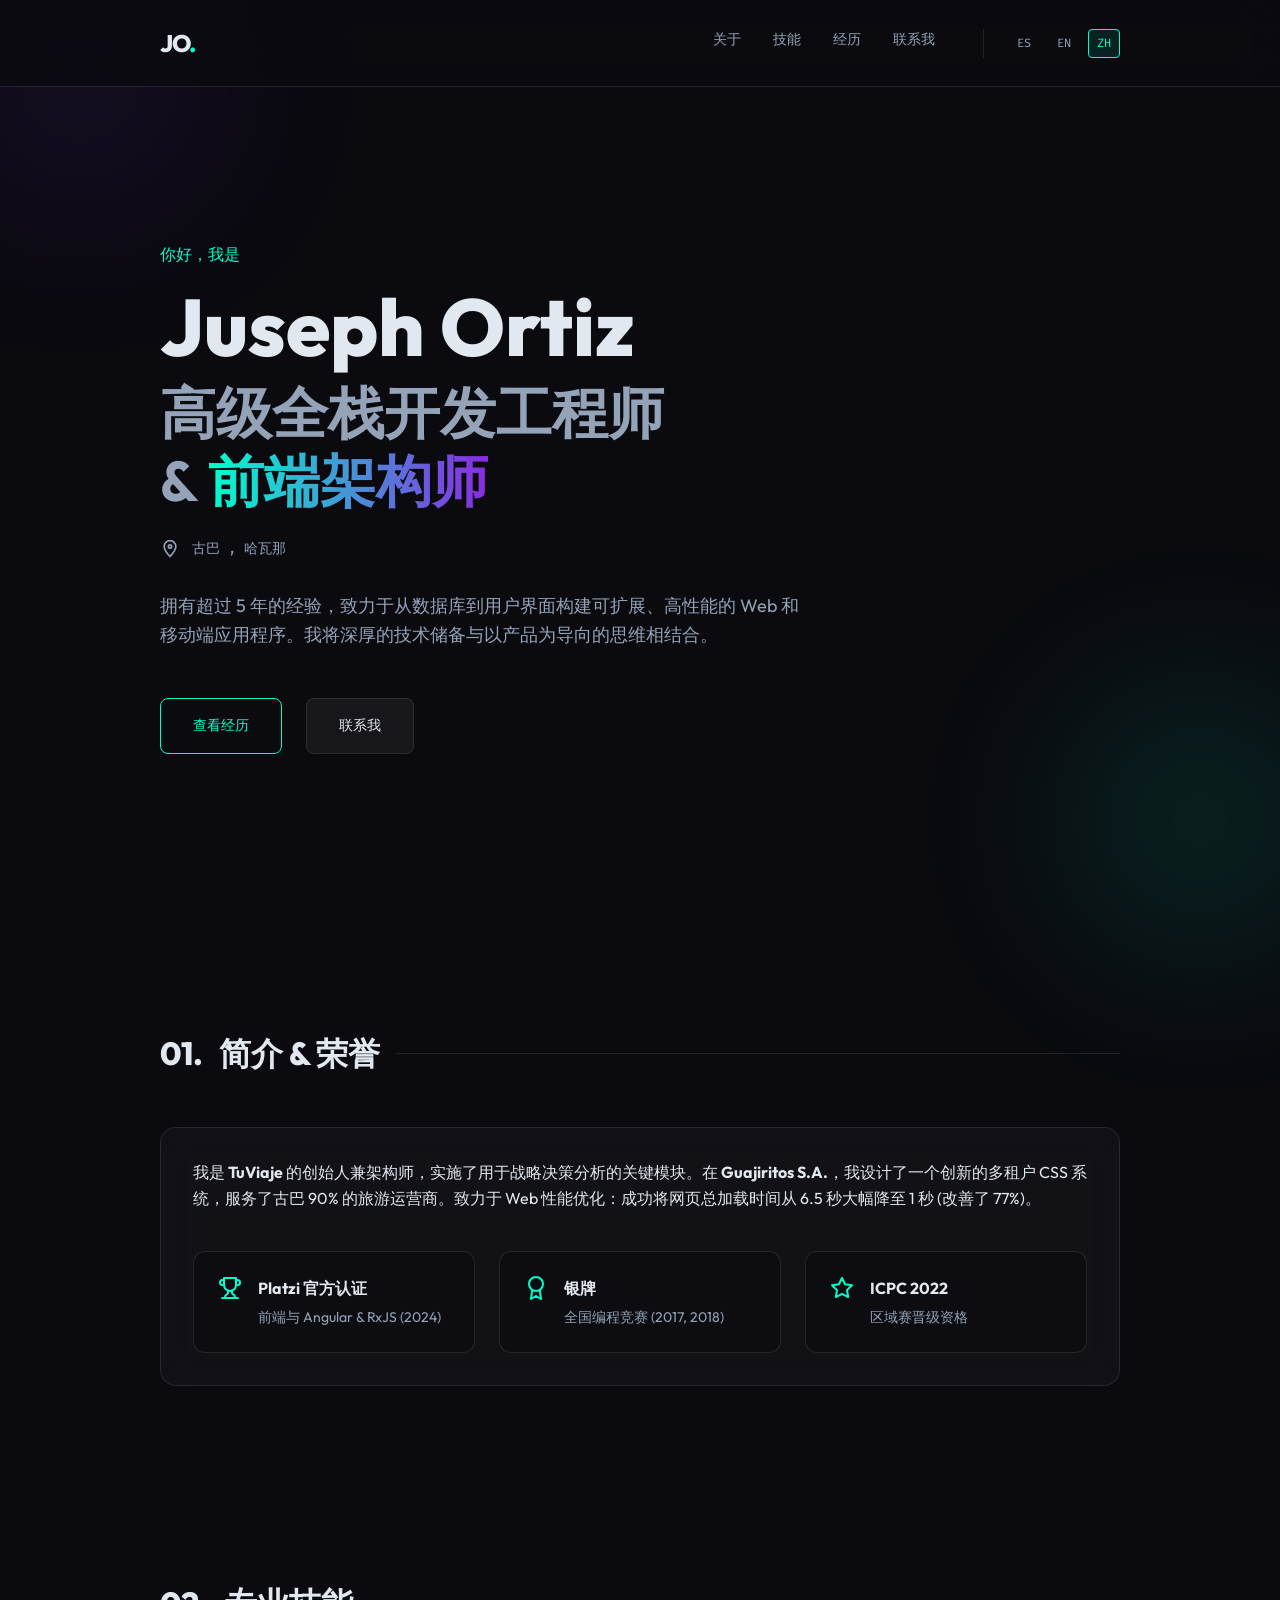
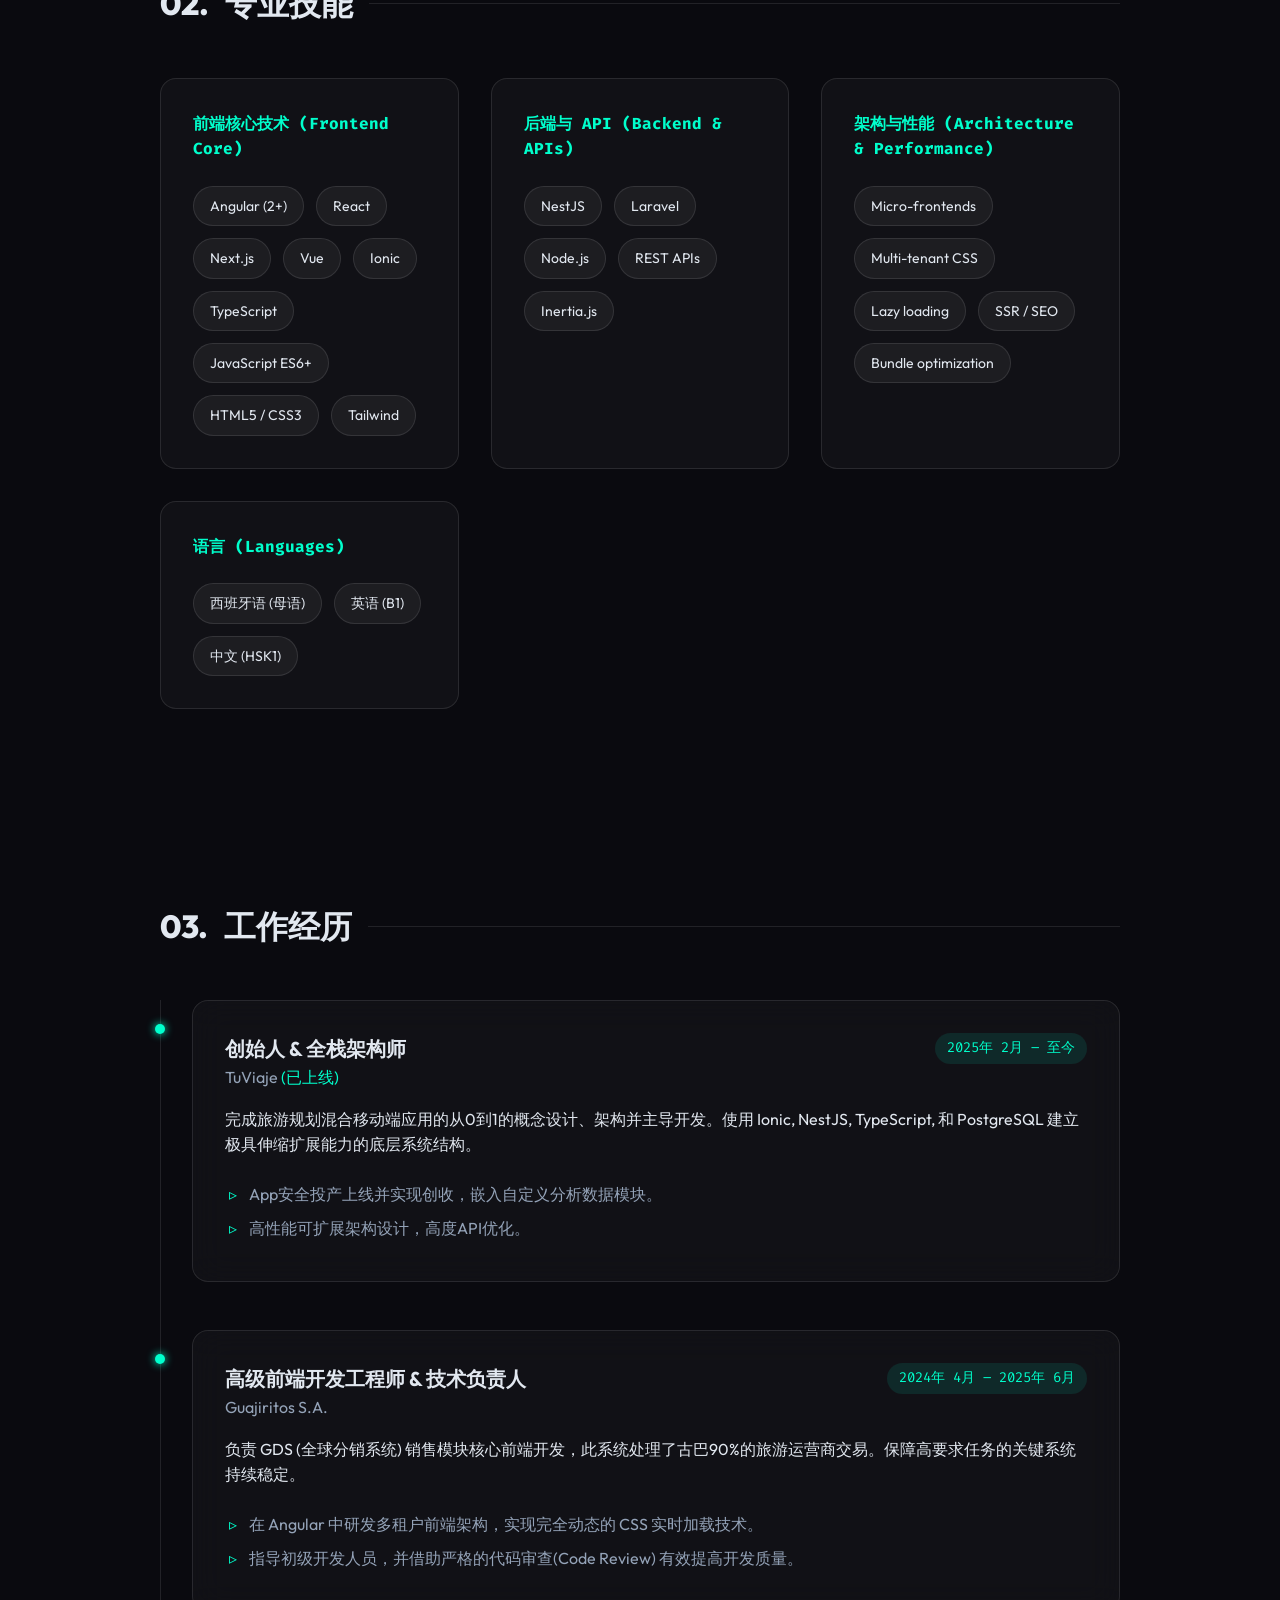
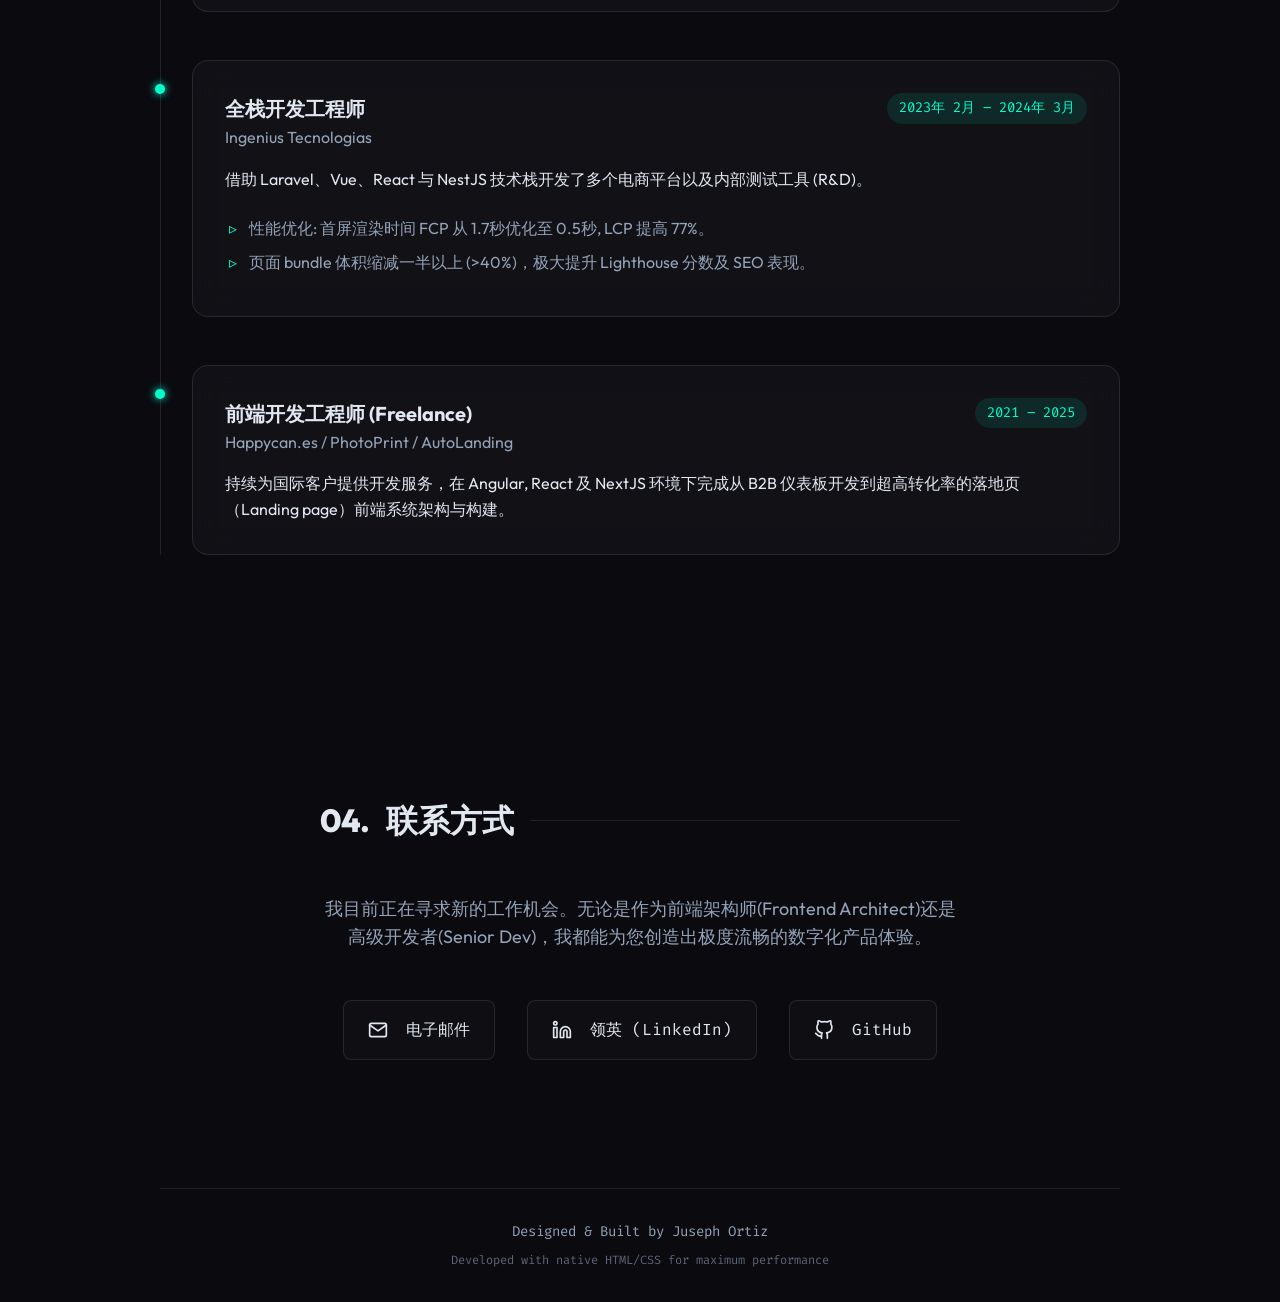
<file: zh.html>
<!DOCTYPE html>
<html lang="zh">
<head>
    <meta charset="UTF-8">
    <meta name="viewport" content="width=device-width, initial-scale=1.0, maximum-scale=5.0">
    <title>Juseph Ortiz | 高级全栈开发工程师 & 前端架构师</title>
    
    <!-- Meta Tags -->
    <meta name="description" content="Juseph Ortiz 的作品集。拥有超过 5 年经验的高级全栈开发工程师和前端架构师。精通 Angular、Next.js、Ionic 和 Web 性能优化。">
    <meta name="keywords" content="Juseph Ortiz, 前端开发工程师, 前端架构师, Angular, React, Vue, Next.js, Ionic, 全栈开发, Web开发, Web性能优化">
    <meta name="author" content="Juseph Ortiz">
    <meta name="robots" content="index, follow">
    <meta name="theme-color" content="#0a0a0f">
    <meta name="google-site-verification" content="JBWD1dOjs6TT34ddvC2dpeir8OZ2BnKeu9l2ejVBxiw" />

    <!-- Canonical URL & hreflang -->
    <link rel="canonical" href="https://yusei-0.github.io/zh.html">
    <link rel="alternate" hreflang="es" href="https://yusei-0.github.io/" />
    <link rel="alternate" hreflang="en" href="https://yusei-0.github.io/en.html" />
    <link rel="alternate" hreflang="zh" href="https://yusei-0.github.io/zh.html" />
    <link rel="alternate" hreflang="x-default" href="https://yusei-0.github.io/" />

    <!-- Open Graph -->
    <meta property="og:type" content="profile">
    <meta property="og:title" content="Juseph Ortiz - 高级前端工程师 & 架构师">
    <meta property="og:description" content="高性能 Web 开发专家。了解我的项目、多租户架构能力和 SEO 优化技能。">
    <meta property="og:url" content="https://yusei-0.github.io/zh.html">
    <meta property="og:image" content="https://yusei-0.github.io/meta-image.jpg">
    <meta property="og:site_name" content="Juseph Ortiz 作品集">
    
    <!-- Structured Data -->
    <script type="application/ld+json">
    {
      "@context": "https://schema.org",
      "@type": "Person",
      "name": "Juseph Ortiz",
      "url": "https://yusei-0.github.io/zh.html",
      "jobTitle": "高级全栈开发工程师 & 前端架构师",
      "address": {
        "@type": "PostalAddress",
        "addressLocality": "Havana",
        "addressCountry": "Cuba"
      },
      "alumniOf": "哈瓦那大学 (Universidad de La Habana)",
      "sameAs": [
        "https://linkedin.com/in/jusephortiz",
        "https://github.com/jusephortiz"
      ]
    }
    </script>
    <script type="application/ld+json">
    {
      "@context": "https://schema.org",
      "@type": "WebSite",
      "name": "Juseph Ortiz 作品集",
      "url": "https://yusei-0.github.io/zh.html"
    }
    </script>

    <!-- Styles -->
    <link rel="stylesheet" href="styles.css">
    <link rel="preconnect" href="https://fonts.googleapis.com">
    <link rel="preconnect" href="https://fonts.gstatic.com" crossorigin>
    <link href="https://fonts.googleapis.com/css2?family=Outfit:wght@300;400;600;800&family=Fira+Code:wght@400;500&display=swap" rel="stylesheet" media="print" onload="this.media='all'">
    <noscript><link rel="stylesheet" href="https://fonts.googleapis.com/css2?family=Outfit:wght@300;400;600;800&family=Fira+Code:wght@400;500&display=swap"></noscript>
</head>
<body>
    <div class="blob-bg"></div>
    <div class="blob-bg blob-2"></div>

    <nav class="navbar">
        <div class="nav-content">
            <a href="#" class="logo" aria-label="Juseph Ortiz">JO<span>.</span></a>
            
            <input type="checkbox" id="nav-toggle" class="nav-toggle" aria-label="打开菜单">
            <label for="nav-toggle" class="nav-toggle-label">
                <span></span>
                <span></span>
                <span></span>
            </label>

            <div class="nav-links">
                <a href="#about">关于</a>
                <a href="#skills">技能</a>
                <a href="#experience">经历</a>
                <a href="#contact">联系我</a>
                <div class="lang-switcher">
                    <a href="index.html">ES</a>
                    <a href="en.html">EN</a>
                    <a href="zh.html" class="active">ZH</a>
                </div>
            </div>
        </div>
    </nav>

    <main class="container">
        <!-- Hero Section -->
        <section class="hero">
            <div class="hero-content">
                <p class="greeting">你好，我是</p>
                <h1 class="name">Juseph Ortiz</h1>
                <h2 class="title">高级全栈开发工程师 <br>& <span class="gradient-text">前端架构师</span></h2>
                <div class="hero-details">
                    <span class="location">
                        <svg viewBox="0 0 24 24" fill="none" class="icon" aria-hidden="true" role="img"><path d="M12 21C16 16.8 19 12.8 19 9C19 5.13401 15.866 2 12 2C8.13401 2 5 5.13401 5 9C5 12.8 8 16.8 12 21Z" stroke="currentColor" stroke-width="2" stroke-linecap="round" stroke-linejoin="round"/><path d="M12 11C13.1046 11 14 10.1046 14 9C14 7.89543 13.1046 7 12 7C10.8954 7 10 7.89543 10 9C10 10.1046 10.8954 11 12 11Z" stroke="currentColor" stroke-width="2" stroke-linecap="round" stroke-linejoin="round"/></svg>
                        古巴 , 哈瓦那
                    </span>
                </div>
                <p class="summary">
                    拥有超过 5 年的经验，致力于从数据库到用户界面构建可扩展、高性能的 Web 和移动端应用程序。我将深厚的技术储备与以产品为导向的思维相结合。
                </p>
                <div class="cta-group">
                    <a href="#experience" class="btn btn-primary">查看经历</a>
                    <a href="mailto:jusephortiz@gmail.com" class="btn btn-secondary">联系我</a>
                </div>
            </div>
        </section>

        <!-- About/Awards Section -->
        <section id="about" class="section">
            <h3 class="section-title">01. <span>简介 & 荣誉</span></h3>
            <div class="card glass-card">
                <p>
                    我是 <strong>TuViaje</strong> 的创始人兼架构师，实施了用于战略决策分析的关键模块。在 <strong>Guajiritos S.A.</strong>，我设计了一个创新的多租户 CSS 系统，服务了古巴 90% 的旅游运营商。致力于 Web 性能优化：成功将网页总加载时间从 6.5 秒大幅降至 1 秒 (改善了 77%)。
                </p>
                <div class="awards-grid">
                    <div class="award">
                        <svg viewBox="0 0 24 24" width="24" height="24" stroke="currentColor" stroke-width="2" fill="none" stroke-linecap="round" stroke-linejoin="round" class="award-icon"><path d="M6 9H4.5a2.5 2.5 0 0 1 0-5H6"></path><path d="M18 9h1.5a2.5 2.5 0 0 0 0-5H18"></path><path d="M4 22h16"></path><path d="M10 14.66V17c0 .55-.47.98-.97 1.21C7.85 18.75 7 20.24 7 22"></path><path d="M14 14.66V17c0 .55.47.98.97 1.21C16.15 18.75 17 20.24 17 22"></path><path d="M18 2H6v7a6 6 0 0 0 12 0V2z"></path></svg>
                        <div>
                            <h4>Platzi 官方认证</h4>
                            <p>前端与 Angular & RxJS (2024)</p>
                        </div>
                    </div>
                    <div class="award">
                        <svg viewBox="0 0 24 24" width="24" height="24" stroke="currentColor" stroke-width="2" fill="none" stroke-linecap="round" stroke-linejoin="round" class="award-icon"><circle cx="12" cy="8" r="7"></circle><polyline points="8.21 13.89 7 23 12 20 17 23 15.79 13.88"></polyline></svg>
                        <div>
                            <h4>银牌</h4>
                            <p>全国编程竞赛 (2017, 2018)</p>
                        </div>
                    </div>
                    <div class="award">
                        <svg viewBox="0 0 24 24" width="24" height="24" stroke="currentColor" stroke-width="2" fill="none" stroke-linecap="round" stroke-linejoin="round" class="award-icon"><polygon points="12 2 15.09 8.26 22 9.27 17 14.14 18.18 21.02 12 17.77 5.82 21.02 7 14.14 2 9.27 8.91 8.26 12 2"></polygon></svg>
                        <div>
                            <h4>ICPC 2022</h4>
                            <p>区域赛晋级资格</p>
                        </div>
                    </div>
                </div>
            </div>
        </section>

        <!-- Skills Section -->
        <section id="skills" class="section">
            <h3 class="section-title">02. <span>专业技能</span></h3>
            
            <div class="skills-container">
                <div class="skill-category">
                    <h4 class="category-title">前端核心技术 (Frontend Core)</h4>
                    <div class="tags">
                        <span class="tag">Angular (2+)</span>
                        <span class="tag">React</span>
                        <span class="tag">Next.js</span>
                        <span class="tag">Vue</span>
                        <span class="tag">Ionic</span>
                        <span class="tag">TypeScript</span>
                        <span class="tag">JavaScript ES6+</span>
                        <span class="tag">HTML5 / CSS3</span>
                        <span class="tag">Tailwind</span>
                    </div>
                </div>

                <div class="skill-category">
                    <h4 class="category-title">后端与 API (Backend & APIs)</h4>
                    <div class="tags">
                        <span class="tag">NestJS</span>
                        <span class="tag">Laravel</span>
                        <span class="tag">Node.js</span>
                        <span class="tag">REST APIs</span>
                        <span class="tag">Inertia.js</span>
                    </div>
                </div>

                <div class="skill-category">
                    <h4 class="category-title">架构与性能 (Architecture & Performance)</h4>
                    <div class="tags">
                        <span class="tag">Micro-frontends</span>
                        <span class="tag">Multi-tenant CSS</span>
                        <span class="tag">Lazy loading</span>
                        <span class="tag">SSR / SEO</span>
                        <span class="tag">Bundle optimization</span>
                    </div>
                </div>

                <div class="skill-category">
                    <h4 class="category-title">语言 (Languages)</h4>
                    <div class="tags">
                        <span class="tag">西班牙语 (母语)</span>
                        <span class="tag">英语 (B1)</span>
                        <span class="tag">中文 (HSK1)</span>
                    </div>
                </div>
            </div>
        </section>

        <!-- Experience Section -->
        <section id="experience" class="section">
            <h3 class="section-title">03. <span>工作经历</span></h3>
            <div class="timeline">
                
                <div class="timeline-item">
                    <div class="timeline-dot"></div>
                    <div class="timeline-content glass-card hover-glow">
                        <div class="timeline-header">
                            <div>
                                <h4>创始人 & 全栈架构师</h4>
                                <h5>TuViaje <span class="highlight">(已上线)</span></h5>
                            </div>
                            <span class="date">2025年 2月 – 至今</span>
                        </div>
                        <p>完成旅游规划混合移动端应用的从0到1的概念设计、架构并主导开发。使用 Ionic, NestJS, TypeScript, 和 PostgreSQL 建立极具伸缩扩展能力的底层系统结构。</p>
                        <ul class="features-list">
                            <li>App安全投产上线并实现创收，嵌入自定义分析数据模块。</li>
                            <li>高性能可扩展架构设计，高度API优化。</li>
                        </ul>
                    </div>
                </div>

                <div class="timeline-item">
                    <div class="timeline-dot"></div>
                    <div class="timeline-content glass-card hover-glow">
                        <div class="timeline-header">
                            <div>
                                <h4>高级前端开发工程师 & 技术负责人</h4>
                                <h5>Guajiritos S.A.</h5>
                            </div>
                            <span class="date">2024年 4月 – 2025年 6月</span>
                        </div>
                        <p>负责 GDS (全球分销系统) 销售模块核心前端开发，此系统处理了古巴90%的旅游运营商交易。保障高要求任务的关键系统持续稳定。</p>
                        <ul class="features-list">
                            <li>在 Angular 中研发多租户前端架构，实现完全动态的 CSS 实时加载技术。</li>
                            <li>指导初级开发人员，并借助严格的代码审查(Code Review) 有效提高开发质量。</li>
                        </ul>
                    </div>
                </div>

                <div class="timeline-item">
                    <div class="timeline-dot"></div>
                    <div class="timeline-content glass-card hover-glow">
                        <div class="timeline-header">
                            <div>
                                <h4>全栈开发工程师</h4>
                                <h5>Ingenius Tecnologias</h5>
                            </div>
                            <span class="date">2023年 2月 – 2024年 3月</span>
                        </div>
                        <p>借助 Laravel、Vue、React 与 NestJS 技术栈开发了多个电商平台以及内部测试工具 (R&D)。</p>
                        <ul class="features-list">
                            <li>性能优化: 首屏渲染时间 FCP 从 1.7秒优化至 0.5秒, LCP 提高 77%。</li>
                            <li>页面 bundle 体积缩减一半以上 (>40%)，极大提升 Lighthouse 分数及 SEO 表现。</li>
                        </ul>
                    </div>
                </div>

                <div class="timeline-item">
                    <div class="timeline-dot"></div>
                    <div class="timeline-content glass-card hover-glow">
                        <div class="timeline-header">
                            <div>
                                <h4>前端开发工程师 (Freelance)</h4>
                                <h5>Happycan.es / PhotoPrint / AutoLanding</h5>
                            </div>
                            <span class="date">2021 – 2025</span>
                        </div>
                        <p>持续为国际客户提供开发服务，在 Angular, React 及 NextJS 环境下完成从 B2B 仪表板开发到超高转化率的落地页（Landing page）前端系统架构与构建。</p>
                    </div>
                </div>

            </div>
        </section>

        <!-- Footer / Contact -->
        <section id="contact" class="section contact-section">
            <h3 class="section-title">04. <span>联系方式</span></h3>
            <p class="contact-text">我目前正在寻求新的工作机会。无论是作为前端架构师(Frontend Architect)还是高级开发者(Senior Dev)，我都能为您创造出极度流畅的数字化产品体验。</p>
            <div class="social-links">
                <a href="mailto:jusephortiz@gmail.com" class="social-icon" aria-label="发邮件给 Juseph Ortiz">
                    <svg viewBox="0 0 24 24" width="20" height="20" stroke="currentColor" stroke-width="2" fill="none" stroke-linecap="round" stroke-linejoin="round" class="social-svg"><path d="M4 4h16c1.1 0 2 .9 2 2v12c0 1.1-.9 2-2 2H4c-1.1 0-2-.9-2-2V6c0-1.1.9-2 2-2z"></path><polyline points="22,6 12,13 2,6"></polyline></svg> 电子邮件
                </a>
                <a href="https://linkedin.com/in/jusephortiz" target="_blank" rel="noopener noreferrer" class="social-icon" aria-label="LinkedIn 个人资料">
                    <svg viewBox="0 0 24 24" width="20" height="20" stroke="currentColor" stroke-width="2" fill="none" stroke-linecap="round" stroke-linejoin="round" class="social-svg"><path d="M16 8a6 6 0 0 1 6 6v7h-4v-7a2 2 0 0 0-2-2 2 2 0 0 0-2 2v7h-4v-7a6 6 0 0 1 6-6z"></path><rect x="2" y="9" width="4" height="12"></rect><circle cx="4" cy="4" r="2"></circle></svg> 领英 (LinkedIn)
                </a>
                <a href="https://github.com/jusephortiz" target="_blank" rel="noopener noreferrer" class="social-icon" aria-label="GitHub 个人资料">
                    <svg viewBox="0 0 24 24" width="20" height="20" stroke="currentColor" stroke-width="2" fill="none" stroke-linecap="round" stroke-linejoin="round" class="social-svg"><path d="M9 19c-5 1.5-5-2.5-7-3m14 6v-3.87a3.37 3.37 0 0 0-.94-2.61c3.14-.35 6.44-1.54 6.44-7A5.44 5.44 0 0 0 20 4.77 5.07 5.07 0 0 0 19.91 1S18.73.65 16 2.48a13.38 13.38 0 0 0-7 0C6.27.65 5.09 1 5.09 1A5.07 5.07 0 0 0 5 4.77a5.44 5.44 0 0 0-1.5 3.78c0 5.42 3.3 6.61 6.44 7A3.37 3.37 0 0 0 9 18.13V22"></path></svg> GitHub
                </a>
            </div>
        </section>
        
        <footer class="footer">
            <p>Designed & Built by Juseph Ortiz</p>
            <p class="footer-note">Developed with native HTML/CSS for maximum performance</p>
        </footer>
    </main>
</body>
</html>
</file>
<file: styles.css>
:root {
    color-scheme: dark;
    --bg-dark: #0a0a0f;
    --bg-card: rgba(255, 255, 255, 0.03);
    --border-light: rgba(255, 255, 255, 0.1);
    --primary-color: #00ffcc;
    --secondary-color: #8a2be2;
    --text-main: #e2e8f0;
    --text-muted: #94a3b8;
    --font-heading: 'Outfit', sans-serif;
    --font-mono: 'Fira Code', monospace;
    --transition: all 0.3s cubic-bezier(0.25, 0.8, 0.25, 1);
}

* {
    margin: 0;
    padding: 0;
    box-sizing: border-box;
}

html {
    scroll-behavior: smooth;
    font-size: 16px; /* Base size for rem calculations */
    text-size-adjust: 100%;
}

body {
    background-color: var(--bg-dark);
    color: var(--text-main);
    font-family: var(--font-heading);
    line-height: 1.6;
    overflow-x: hidden;
    position: relative;
    -webkit-font-smoothing: antialiased;
    -moz-osx-font-smoothing: grayscale;
}

/* Accesibilidad y Carga Optimizada */
@media (prefers-reduced-motion: reduce) {
    html { scroll-behavior: auto; }
    *, *::before, *::after {
        animation-duration: 0.01ms !important;
        animation-iteration-count: 1 !important;
        transition-duration: 0.01ms !important;
    }
}

/* Background Animated Blobs */
.blob-bg {
    position: fixed;
    top: -10rem;
    left: -10rem;
    width: 30rem;
    height: 30rem;
    background: radial-gradient(circle, var(--secondary-color) 0%, transparent 60%);
    opacity: 0.15;
    filter: blur(5rem);
    z-index: -1;
    animation: float 15s infinite ease-in-out;
    will-change: transform; /* Hinting to GPU */
    pointer-events: none; /* No interactuar, evita recalculos de hover */
    transform: translateZ(0); /* Forzar GPU renderizado */
}

.blob-bg.blob-2 {
    top: auto;
    bottom: -10rem;
    left: auto;
    right: -10rem;
    background: radial-gradient(circle, var(--primary-color) 0%, transparent 60%);
    animation: float 20s infinite ease-in-out reverse;
}

@keyframes float {
    0% { transform: translate(0, 0) scale(1); }
    33% { transform: translate(10rem, -5rem) scale(1.1); }
    66% { transform: translate(-5rem, 10rem) scale(0.9); }
    100% { transform: translate(0, 0) scale(1); }
}

/* Typography Links & Lists */
a {
    color: inherit;
    text-decoration: none;
    transition: var(--transition);
}

ul {
    list-style: none;
}

/* Layout Container */
.container {
    max-width: 64rem;
    margin: 0 auto;
    padding: 0 2rem;
}

/* Glassmorphism Classes */
.glass-card {
    background: var(--bg-card);
    backdrop-filter: blur(1rem);
    -webkit-backdrop-filter: blur(1rem);
    border: 0.0625rem solid var(--border-light);
    border-radius: 1rem;
    padding: 2rem;
    transition: var(--transition);
}

.hover-glow:hover {
    border-color: rgba(0, 255, 204, 0.4);
    box-shadow: 0 0 1.5rem rgba(0, 255, 204, 0.1);
    transform: translateY(-0.25rem);
}

/* Navigation */
.navbar {
    position: fixed;
    top: 0;
    width: 100%;
    z-index: 100;
    background: rgba(10, 10, 15, 0.8);
    backdrop-filter: blur(1rem);
    border-bottom: 0.0625rem solid var(--border-light);
}

.nav-content {
    max-width: 64rem;
    margin: 0 auto;
    padding: 1.5rem 2rem;
    display: flex;
    justify-content: space-between;
    align-items: center;
}

.logo {
    font-size: 1.5rem;
    font-weight: 800;
    letter-spacing: -0.05rem;
}

.logo span {
    color: var(--primary-color);
}

.nav-links {
    display: flex;
    gap: 2rem;
}

.nav-links a {
    font-family: var(--font-mono);
    font-size: 0.875rem;
    color: var(--text-muted);
}

.nav-links a:hover,
.nav-links a.active {
    color: var(--primary-color);
}

.lang-switcher {
    display: flex;
    gap: 0.5rem;
    margin-left: 1rem;
    padding-left: 1.5rem;
    border-left: 0.0625rem solid var(--border-light);
}

.lang-switcher a {
    font-size: 0.75rem;
    padding: 0.25rem 0.5rem;
    border: 0.0625rem solid transparent;
    border-radius: 0.25rem;
}

.lang-switcher a.active {
    border-color: var(--primary-color);
    background: rgba(0, 255, 204, 0.1);
}

.social-svg {
    vertical-align: text-bottom;
    margin-right: 0.5rem;
}

.award-icon {
    flex-shrink: 0;
    color: var(--primary-color);
}

/* Common Section Styles */
.section {
    padding: 8rem 0 4rem;
}

.section-title {
    font-size: 2rem;
    font-weight: 800;
    margin-bottom: 3rem;
    display: flex;
    align-items: center;
    gap: 1rem;
}

.section-title::after {
    content: "";
    height: 0.0625rem;
    flex-grow: 1;
    background: var(--border-light);
}

.section-title span {
    color: var(--text-main);
}

/* Hero Section */
.hero {
    min-height: 100vh;
    display: flex;
    align-items: center;
    padding-top: 6rem;
}

.hero-content {
    max-width: 45rem;
}

.greeting {
    font-family: var(--font-mono);
    color: var(--primary-color);
    margin-bottom: 1rem;
    font-size: 1rem;
}

.name {
    font-size: clamp(3rem, 8vw, 5rem);
    font-weight: 800;
    line-height: 1.1;
    margin-bottom: 0.5rem;
}

.title {
    font-size: clamp(2rem, 5vw, 3.5rem);
    color: var(--text-muted);
    line-height: 1.2;
    margin-bottom: 1.5rem;
}

.gradient-text {
    background: linear-gradient(90deg, var(--primary-color), var(--secondary-color));
    -webkit-background-clip: text;
    -webkit-text-fill-color: transparent;
}

.hero-details {
    display: flex;
    align-items: center;
    gap: 1rem;
    margin-bottom: 2rem;
    font-family: var(--font-mono);
    color: var(--text-muted);
    font-size: 0.875rem;
}

.icon {
    width: 1.25rem;
    height: 1.25rem;
    vertical-align: middle;
    margin-right: 0.25rem;
}

.summary {
    font-size: 1.125rem;
    color: var(--text-muted);
    margin-bottom: 3rem;
    max-width: 40rem;
}

/* Buttons */
.cta-group {
    display: flex;
    gap: 1.5rem;
}

.btn {
    display: inline-flex;
    align-items: center;
    justify-content: center;
    padding: 1rem 2rem;
    border-radius: 0.5rem;
    font-family: var(--font-mono);
    font-size: 0.875rem;
    font-weight: 500;
    cursor: pointer;
}

.btn-primary {
    background: transparent;
    color: var(--primary-color);
    border: 0.0625rem solid var(--primary-color);
}

.btn-primary:hover {
    background: rgba(0, 255, 204, 0.1);
    box-shadow: 0 0 1rem rgba(0, 255, 204, 0.2);
}

.btn-secondary {
    background: rgba(255, 255, 255, 0.05);
    color: var(--text-main);
    border: 0.0625rem solid var(--border-light);
}

.btn-secondary:hover {
    background: rgba(255, 255, 255, 0.1);
    border-color: var(--text-main);
}

/* About / Awards Grid */
.awards-grid {
    display: grid;
    grid-template-columns: repeat(auto-fit, minmax(15rem, 1fr));
    gap: 1.5rem;
    margin-top: 2.5rem;
}

.award {
    background: rgba(0, 0, 0, 0.2);
    border-radius: 0.75rem;
    padding: 1.5rem;
    display: flex;
    gap: 1rem;
    align-items: flex-start;
    border: 0.0625rem solid var(--border-light);
}

.award-icon {
    font-size: 1.5rem;
}

.award h4 {
    font-size: 1rem;
    margin-bottom: 0.25rem;
}

.award p {
    font-size: 0.875rem;
    color: var(--text-muted);
}

/* Skills Section */
.skills-container {
    display: grid;
    grid-template-columns: repeat(auto-fit, minmax(18rem, 1fr));
    gap: 2rem;
}

.skill-category {
    background: var(--bg-card);
    border: 0.0625rem solid var(--border-light);
    border-radius: 1rem;
    padding: 2rem;
}

.category-title {
    font-family: var(--font-mono);
    color: var(--primary-color);
    margin-bottom: 1.5rem;
    font-size: 1rem;
}

.tags {
    display: flex;
    flex-wrap: wrap;
    gap: 0.75rem;
}

.tag {
    background: rgba(255, 255, 255, 0.05);
    border: 0.0625rem solid var(--border-light);
    padding: 0.5rem 1rem;
    border-radius: 2rem;
    font-size: 0.875rem;
    transition: var(--transition);
}

.tag:hover {
    border-color: var(--primary-color);
    color: var(--primary-color);
    transform: translateY(-0.125rem);
}

/* Experience Timeline */
.timeline {
    position: relative;
    padding-left: 2rem;
}

.timeline::before {
    content: '';
    position: absolute;
    left: 0;
    top: 0;
    bottom: 0;
    width: 0.0625rem;
    background: var(--border-light);
}

.timeline-item {
    position: relative;
    margin-bottom: 3rem;
}

.timeline-dot {
    position: absolute;
    left: -2.3125rem;
    top: 1.5rem;
    width: 0.625rem;
    height: 0.625rem;
    background: var(--primary-color);
    border-radius: 50%;
    box-shadow: 0 0 0.5rem var(--primary-color);
}

.timeline-content {
    padding: 2rem;
}

.timeline-header {
    display: flex;
    justify-content: space-between;
    align-items: flex-start;
    flex-wrap: wrap;
    gap: 1rem;
    margin-bottom: 1rem;
}

.timeline-header h4 {
    font-size: 1.25rem;
    color: var(--text-main);
}

.timeline-header h5 {
    font-size: 1rem;
    color: var(--text-muted);
    font-weight: 400;
}

.highlight {
    color: var(--primary-color);
}

.date {
    font-family: var(--font-mono);
    font-size: 0.875rem;
    color: var(--primary-color);
    background: rgba(0, 255, 204, 0.1);
    padding: 0.25rem 0.75rem;
    border-radius: 1rem;
}

.features-list {
    margin-top: 1.5rem;
    margin-left: 1.5rem;
    color: var(--text-muted);
}

.features-list li {
    margin-bottom: 0.5rem;
    position: relative;
}

.features-list li::before {
    content: '▹';
    position: absolute;
    left: -1.25rem;
    color: var(--primary-color);
}

/* Contact */
.contact-section {
    text-align: center;
    max-width: 40rem;
    margin: 0 auto;
}

.contact-text {
    margin-bottom: 3rem;
    color: var(--text-muted);
    font-size: 1.125rem;
}

.social-links {
    display: flex;
    justify-content: center;
    gap: 2rem;
    flex-wrap: wrap;
}

.social-icon {
    font-family: var(--font-mono);
    color: var(--text-main);
    padding: 1rem 1.5rem;
    border: 0.0625rem solid var(--border-light);
    border-radius: 0.5rem;
    background: rgba(255, 255, 255, 0.02);
}

.social-icon:hover {
    border-color: var(--secondary-color);
    color: var(--text-main);
    box-shadow: 0 0 1rem rgba(138, 43, 226, 0.2);
}

/* Footer */
.footer {
    text-align: center;
    padding: 2rem;
    margin-top: 4rem;
    border-top: 0.0625rem solid var(--border-light);
    font-family: var(--font-mono);
    font-size: 0.875rem;
    color: var(--text-muted);
}

.footer-note {
    font-size: 0.75rem;
    margin-top: 0.5rem;
    opacity: 0.6;
}

/* Navigation Toggle (Pure CSS Mobile Menu) */
.nav-toggle {
    display: none;
}

.nav-toggle-label {
    display: none;
    cursor: pointer;
    flex-direction: column;
    justify-content: space-between;
    width: 2rem;
    height: 1.5rem;
    z-index: 101;
}

.nav-toggle-label span {
    display: block;
    height: 0.2rem;
    width: 100%;
    background-color: var(--text-main);
    border-radius: 0.2rem;
    transition: var(--transition);
}

/* Responsive */
@media (max-width: 48rem) {
    .nav-toggle-label {
        display: flex;
    }
    
    .nav-links {
        position: fixed;
        top: 0;
        left: 0;
        width: 100%;
        height: 100vh;
        background: rgba(10, 10, 15, 0.98);
        flex-direction: column;
        justify-content: center;
        align-items: center;
        gap: 3rem;
        transform: translateY(-100%);
        transition: transform 0.4s cubic-bezier(0.25, 0.8, 0.25, 1);
        z-index: 99;
    }
    
    .nav-links a {
        font-size: 1.5rem;
    }

    .lang-switcher {
        margin-left: 0;
        padding-left: 0;
        border-left: none;
        gap: 1.5rem;
        margin-top: 1rem;
    }

    .lang-switcher a {
        font-size: 1rem;
        padding: 0.5rem 1rem;
    }

    .nav-toggle:checked ~ .nav-links {
        transform: translateY(0);
    }
    
    /* Hamburger to X Animation */
    .nav-toggle:checked ~ .nav-toggle-label span:nth-child(1) {
        transform: translateY(0.65rem) rotate(45deg);
    }
    .nav-toggle:checked ~ .nav-toggle-label span:nth-child(2) {
        opacity: 0;
    }
    .nav-toggle:checked ~ .nav-toggle-label span:nth-child(3) {
        transform: translateY(-0.65rem) rotate(-45deg);
    }

    .hero {
        padding-top: 8rem;
    }
    .timeline::before {
        display: none;
    }
    .timeline {
        padding-left: 0;
    }
    .timeline-dot {
        display: none;
    }
    .cta-group {
        flex-direction: column;
    }
}
</file>
